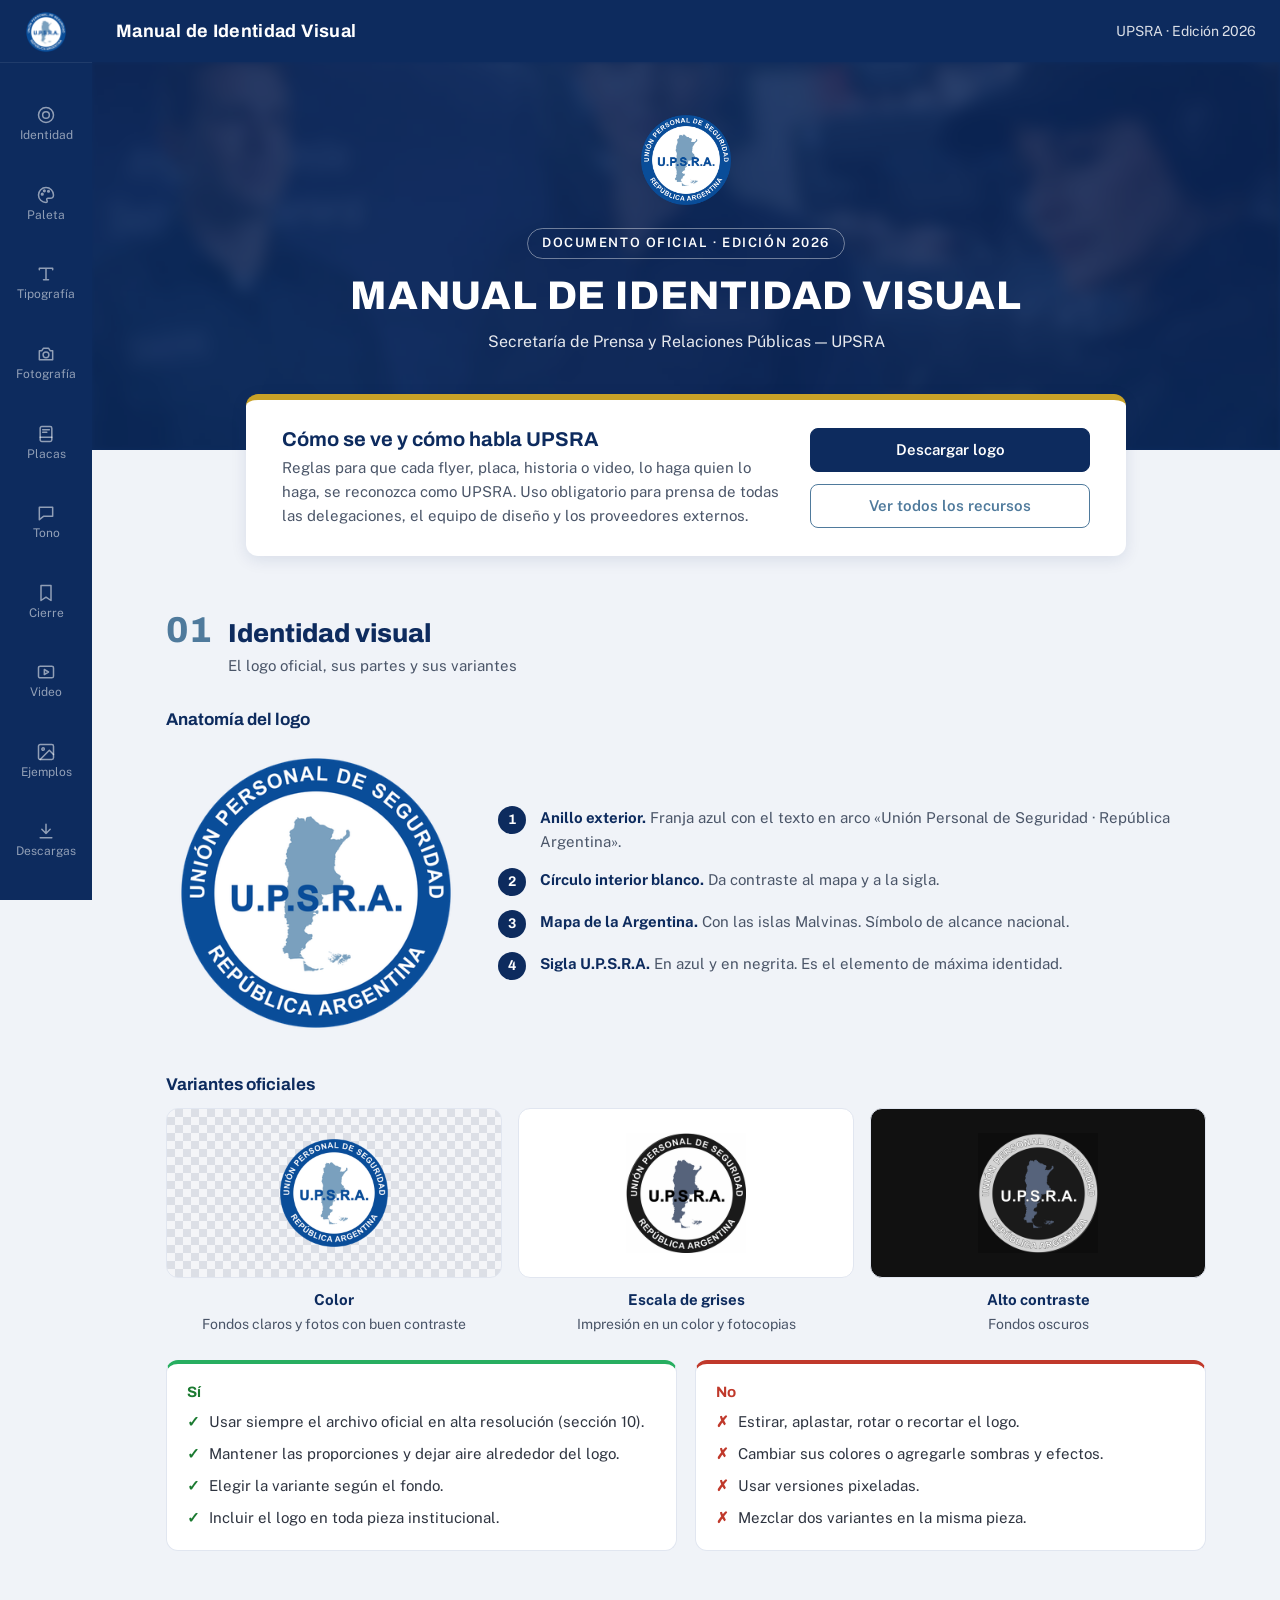
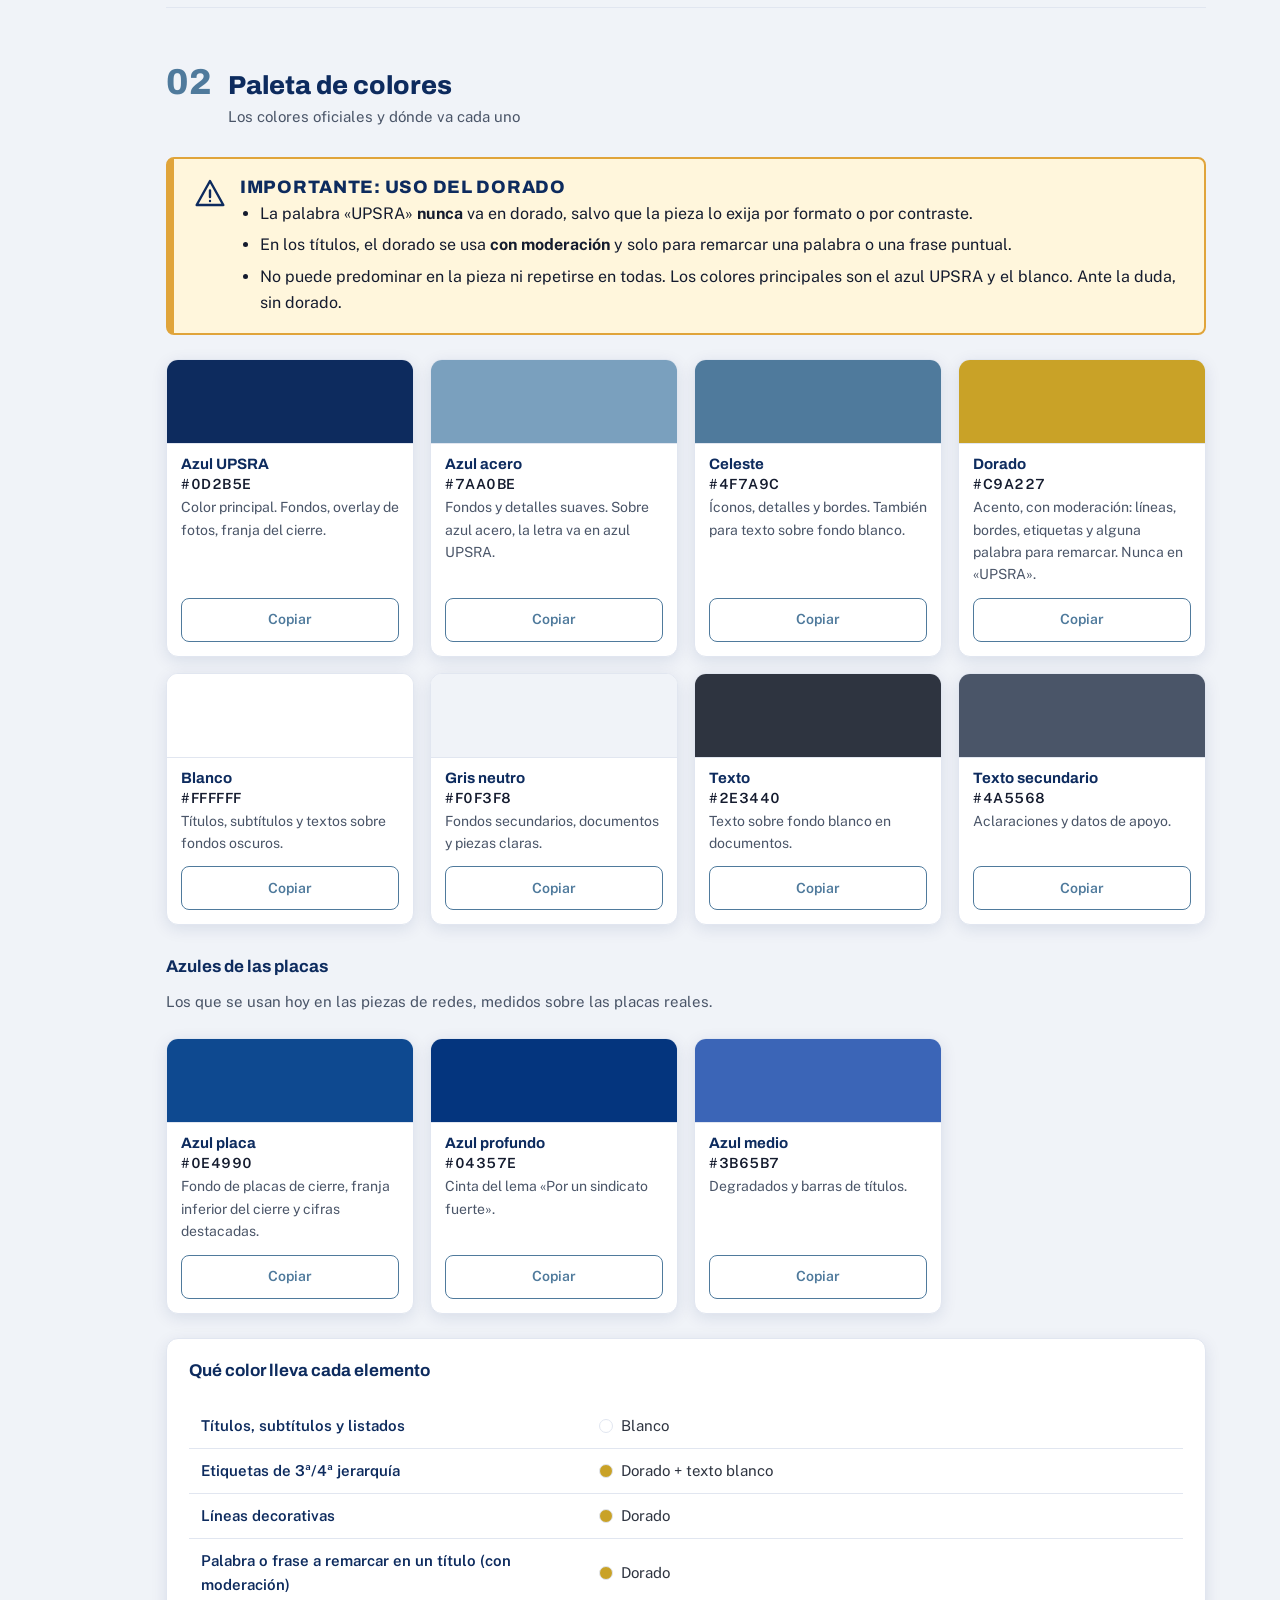
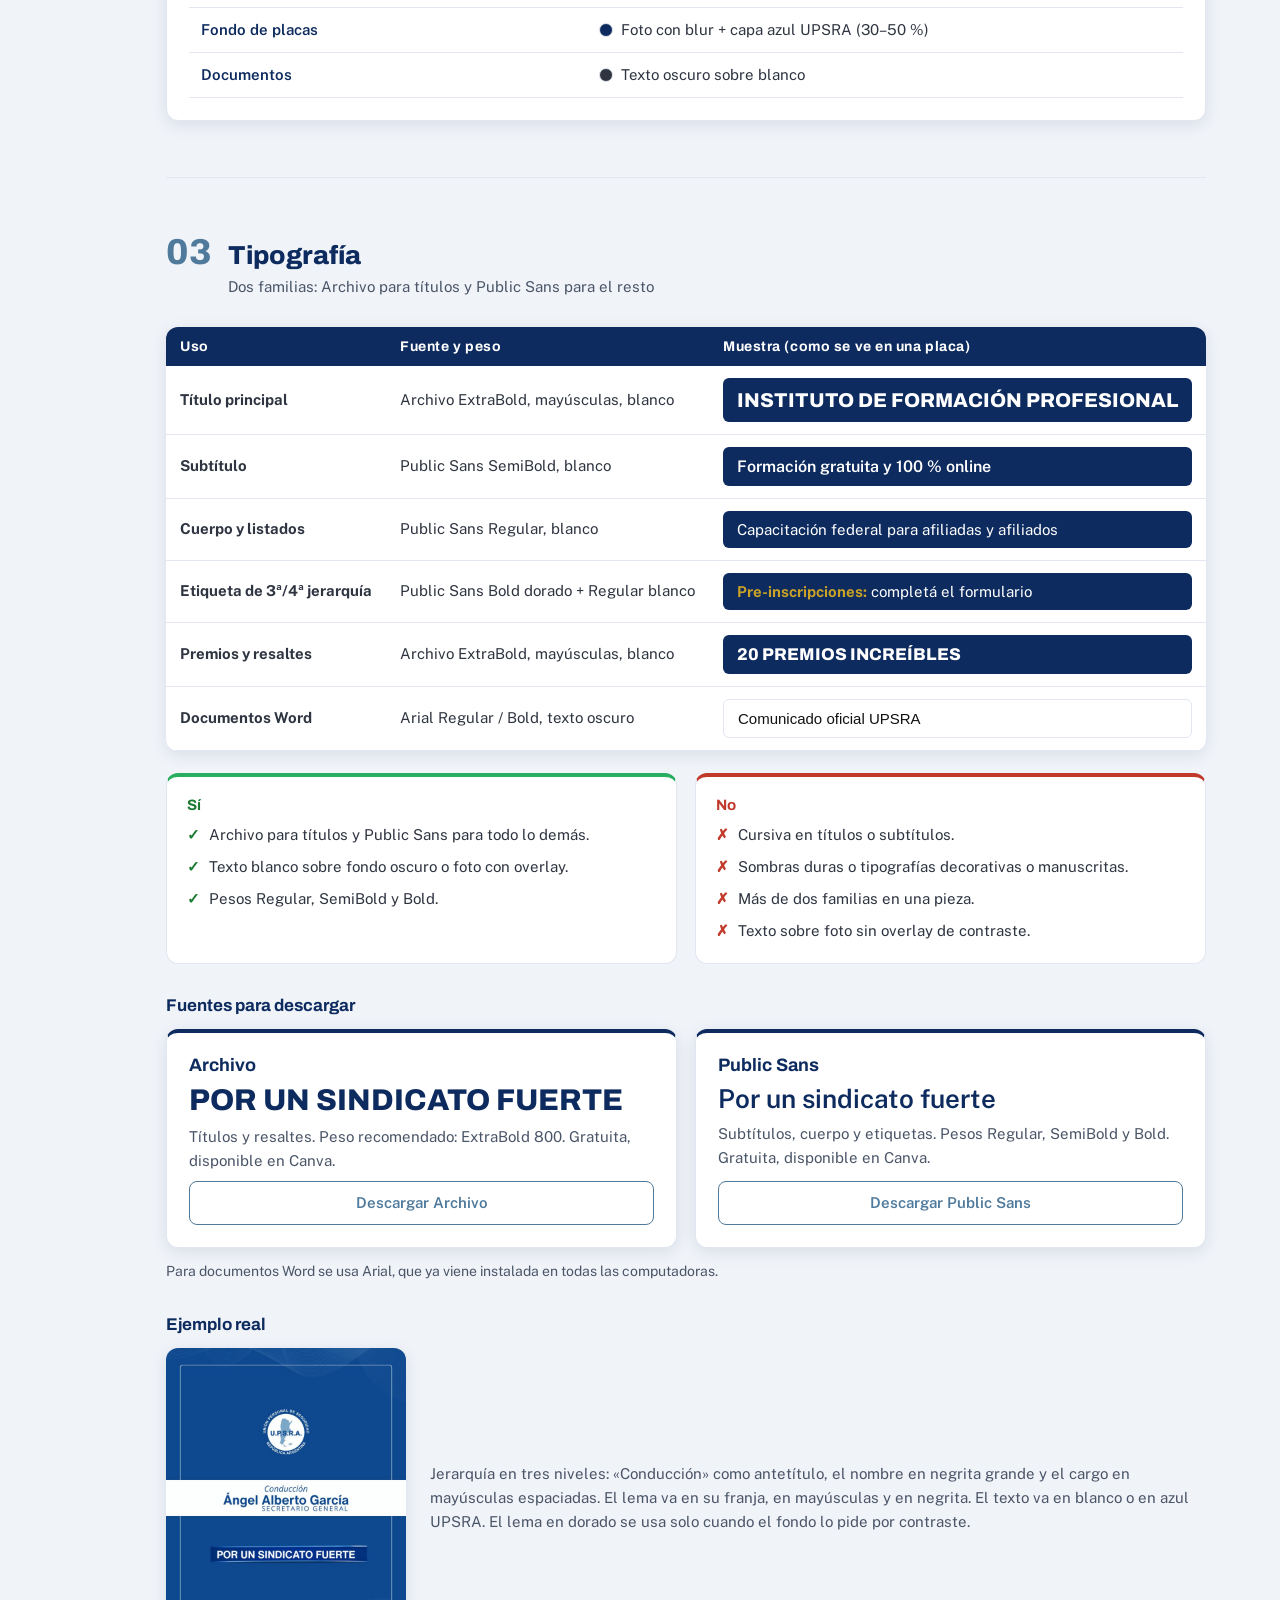
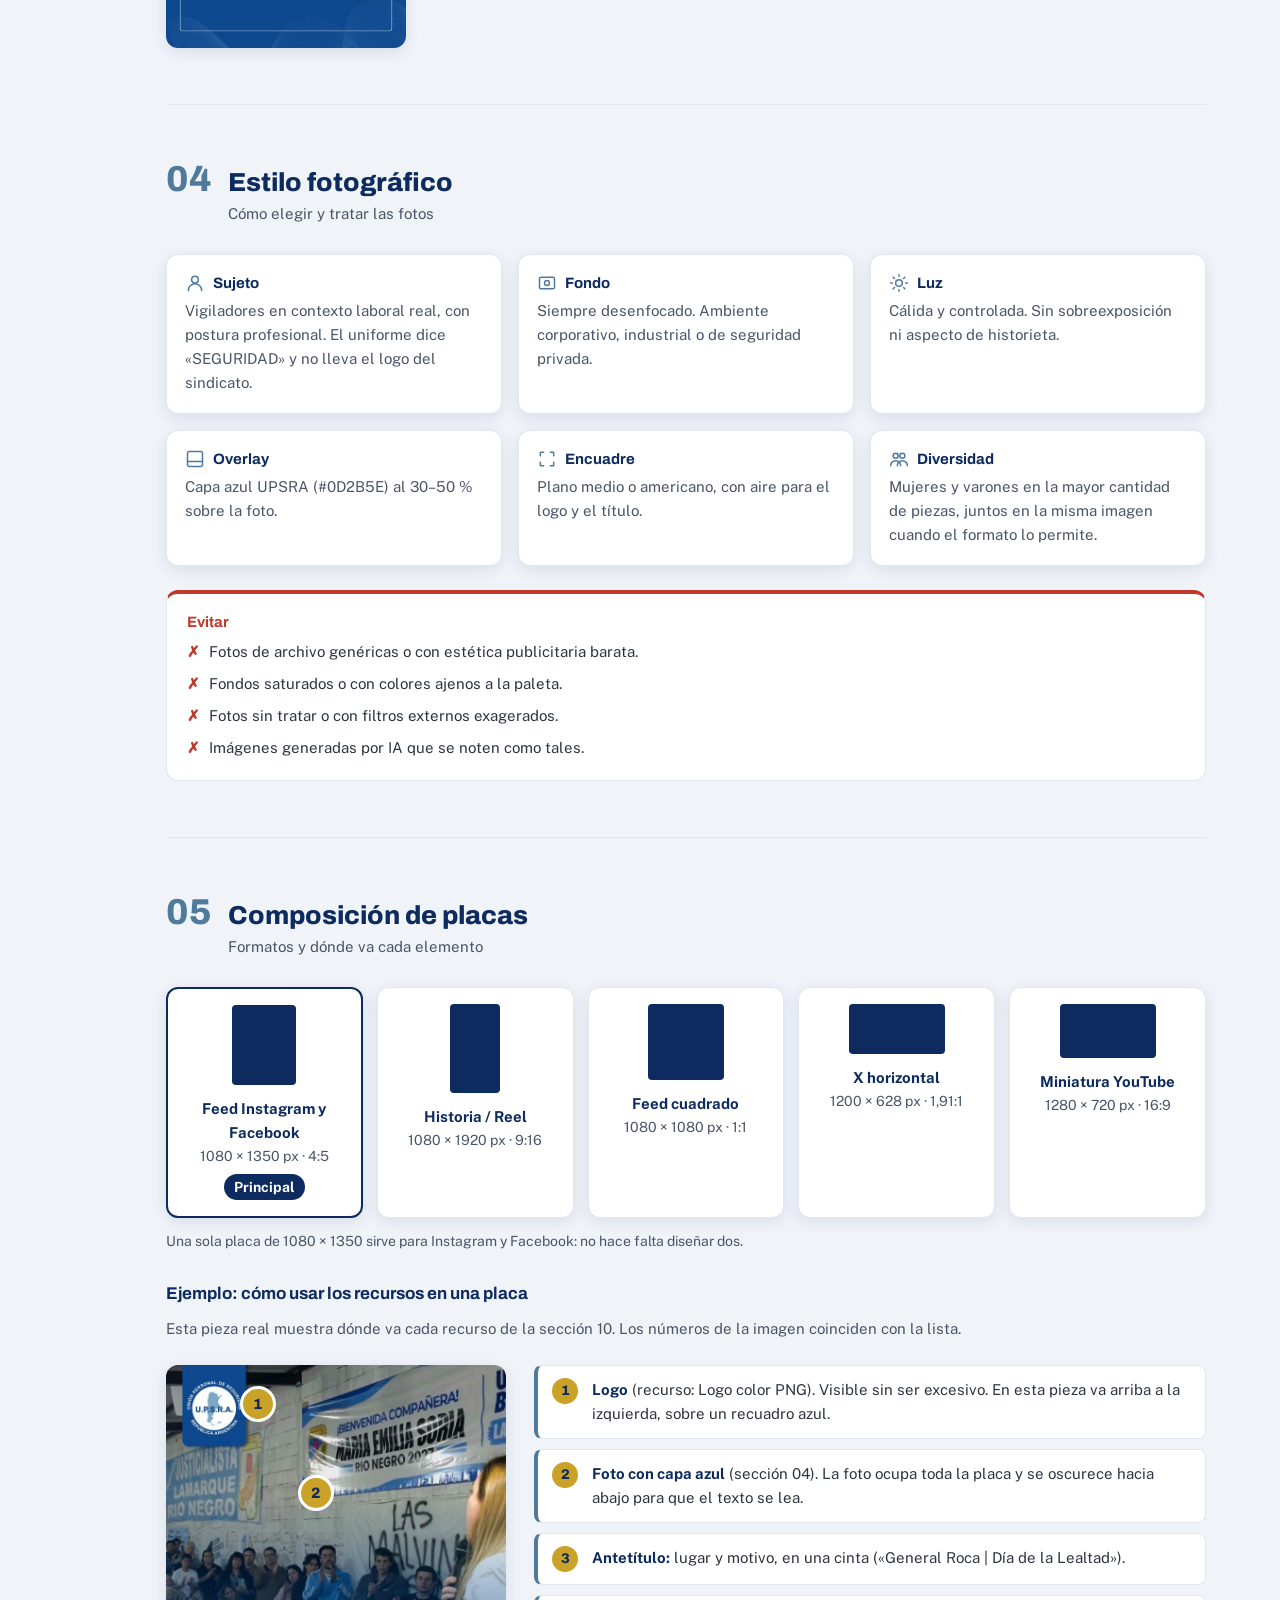
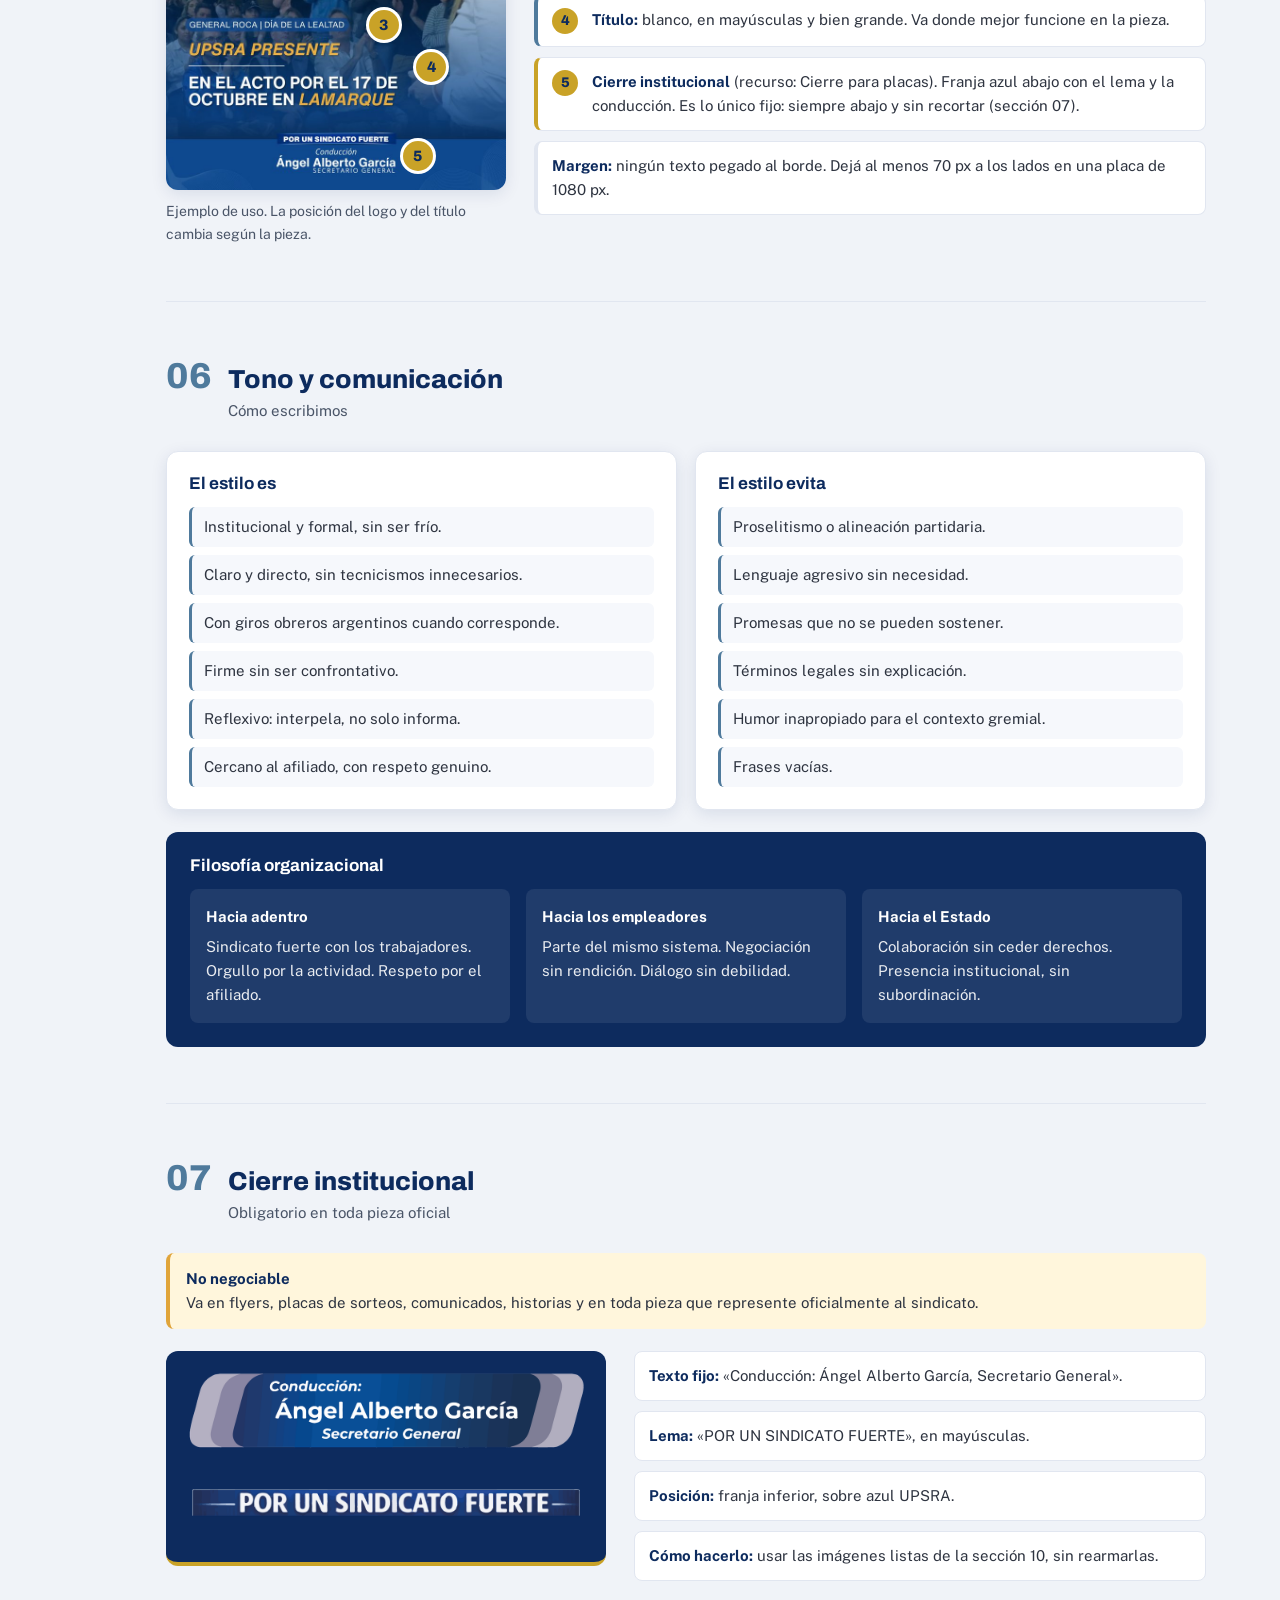
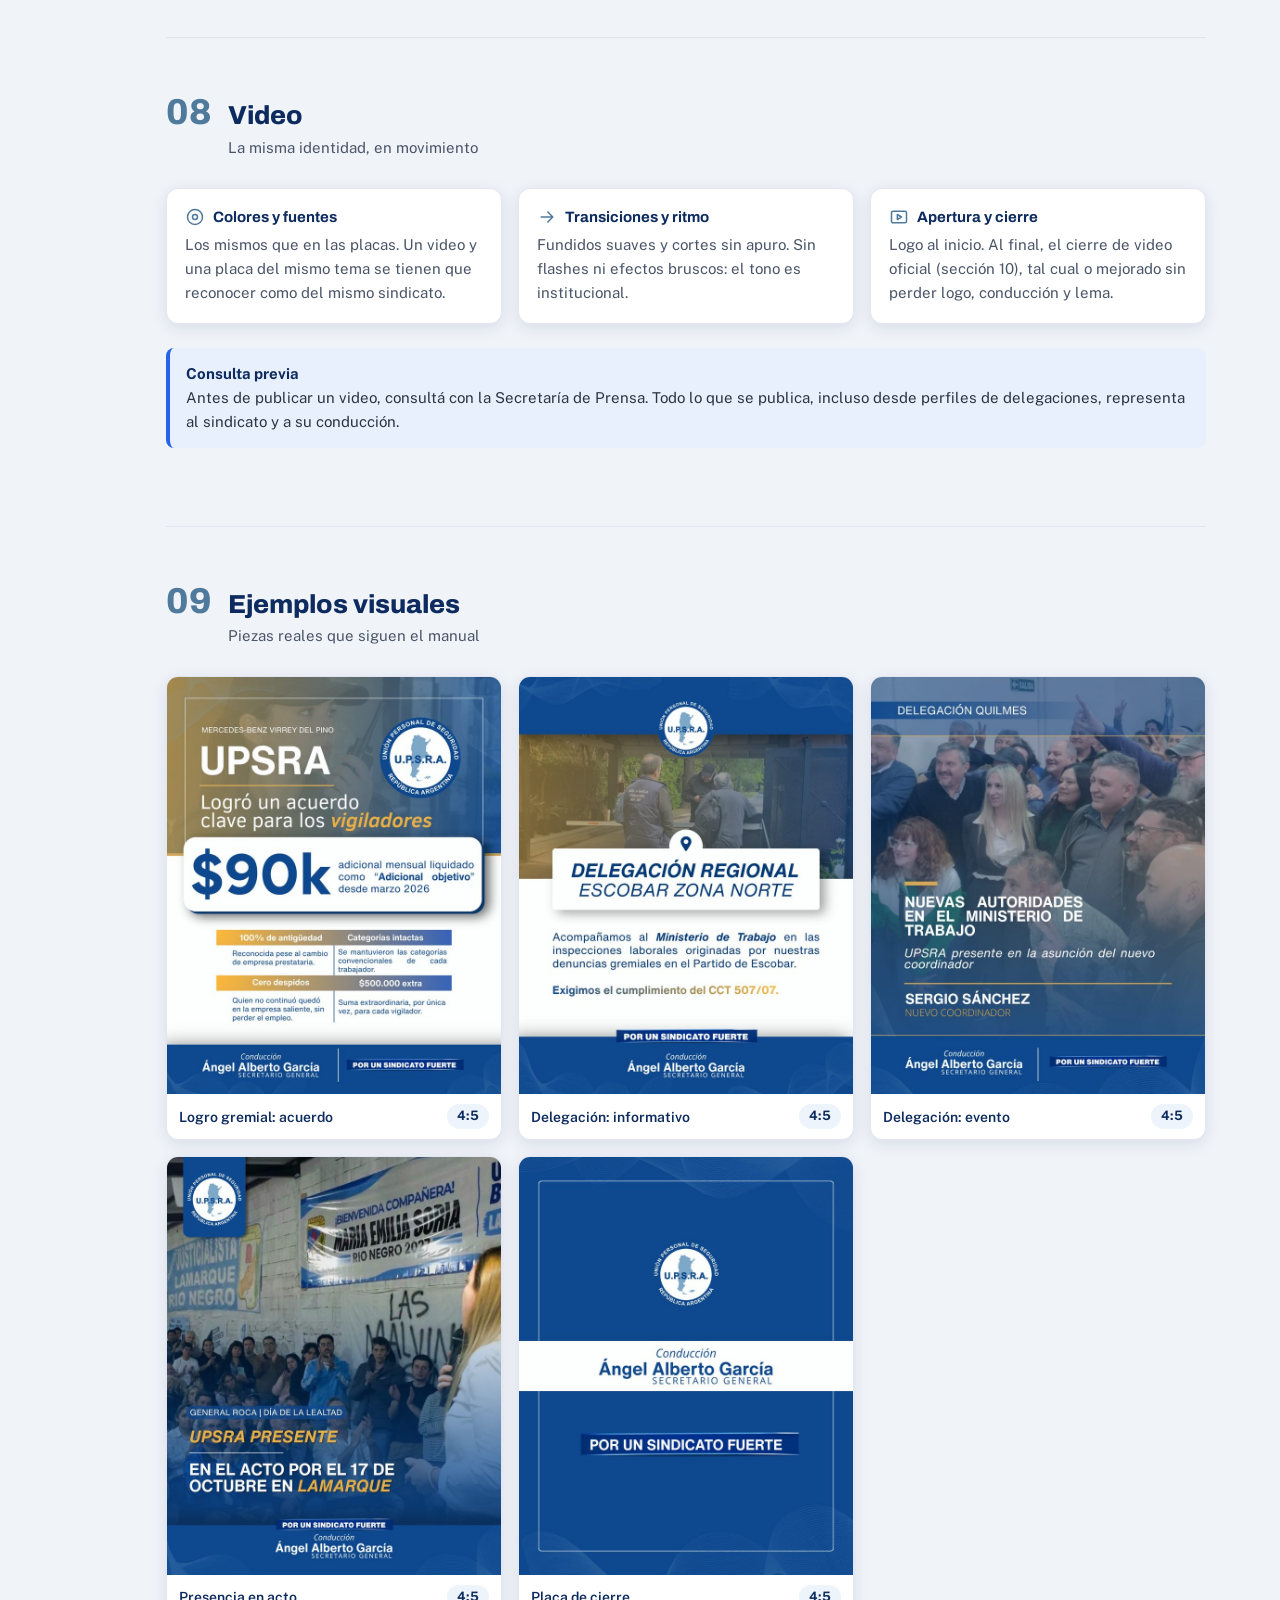
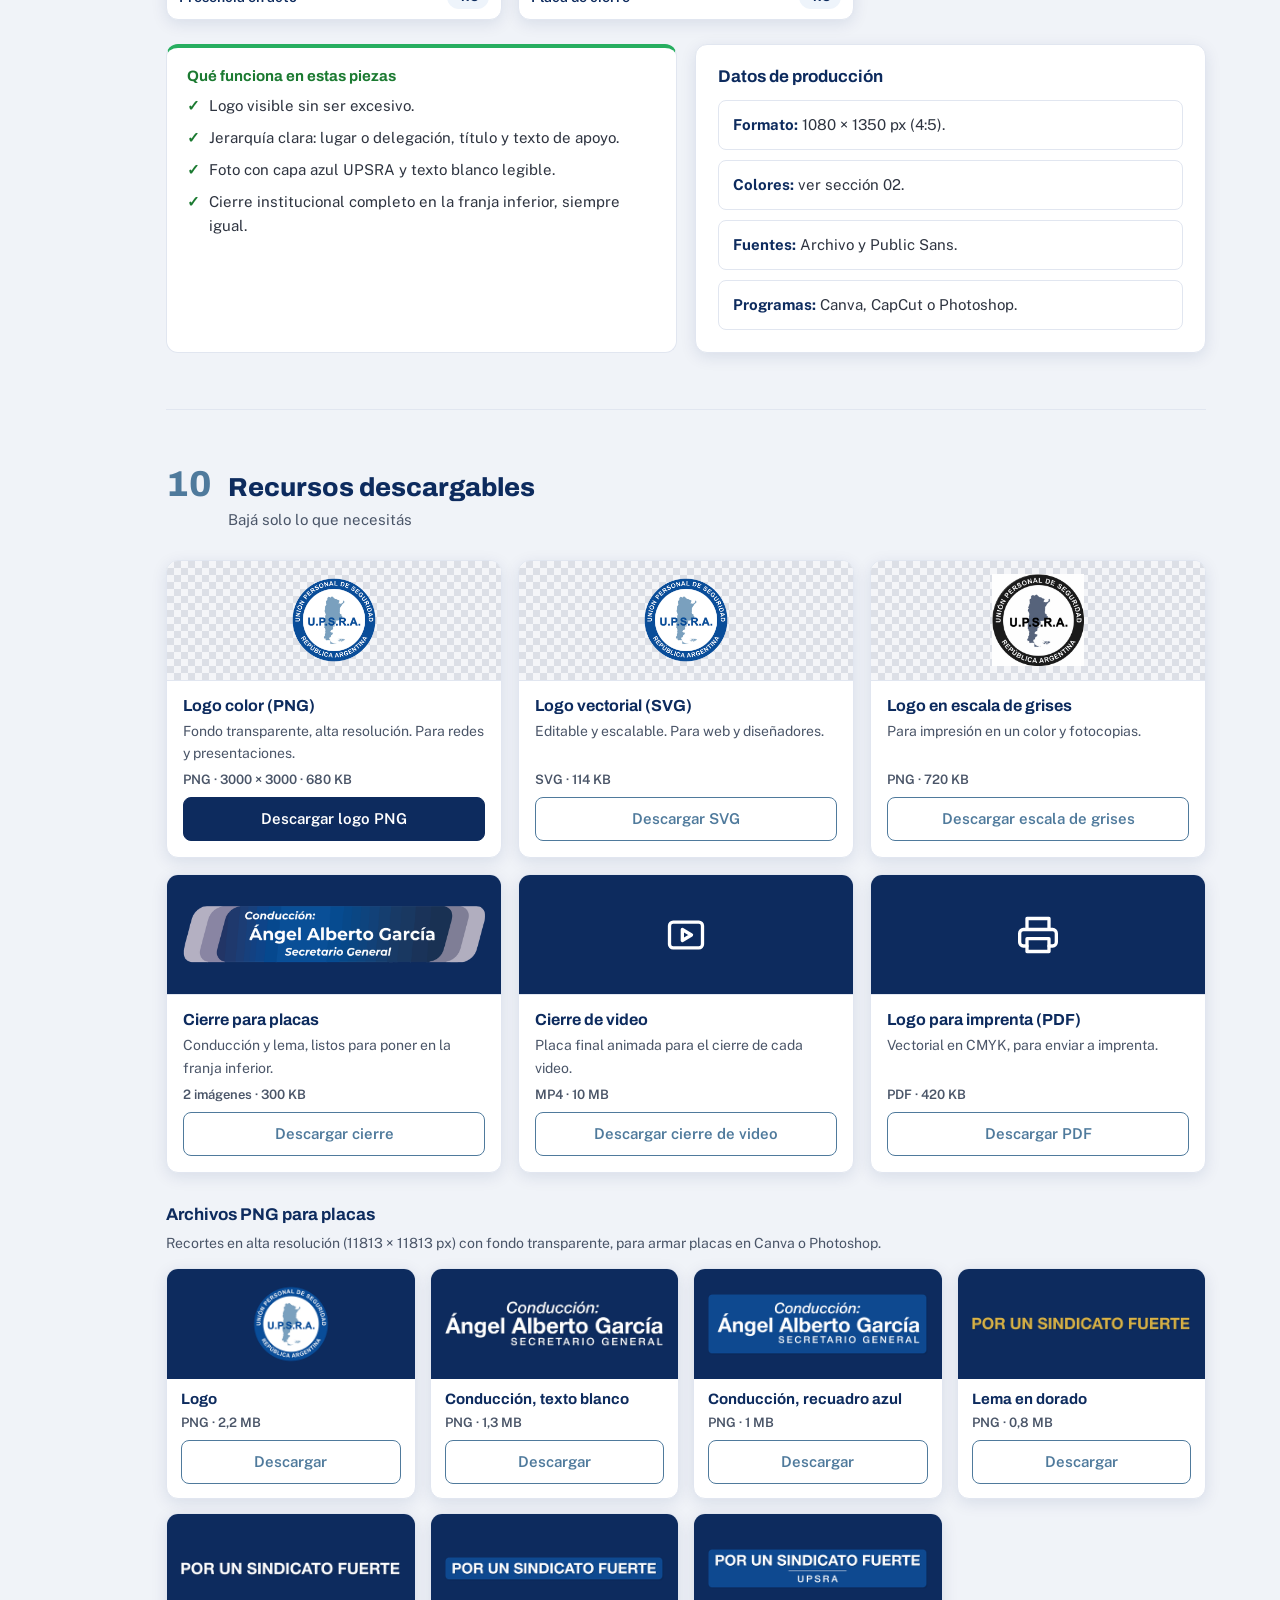
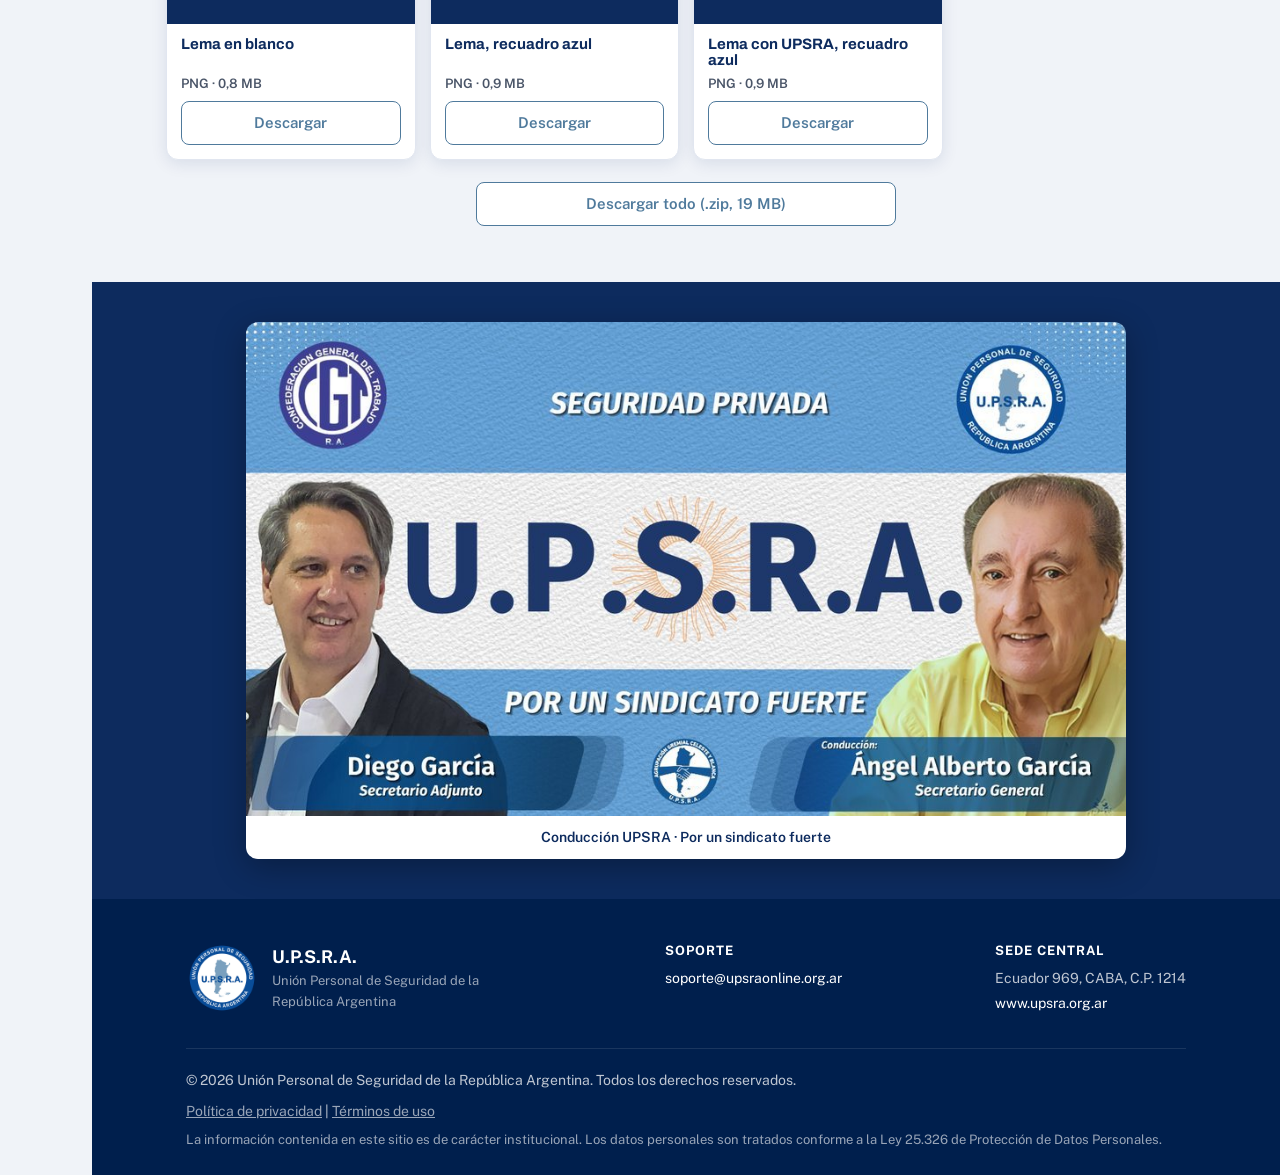
<file: index.html>
<!DOCTYPE html>
<html lang="es">
<head>
<meta charset="UTF-8">
<meta name="viewport" content="width=device-width,initial-scale=1">
<title>Manual de Identidad Visual — UPSRA</title>
<meta name="theme-color" content="#0D2B5E">
<meta name="description" content="Lineamientos oficiales de diseño, redes sociales y contenido audiovisual de la Unión Personal de Seguridad de la República Argentina.">
<meta property="og:title" content="Manual de Identidad Visual — UPSRA">
<meta property="og:description" content="Lineamientos oficiales de diseño, redes sociales y contenido audiovisual de UPSRA.">
<meta property="og:type" content="website">
<link rel="icon" type="image/png" href="img/favicon.png">
<link rel="preconnect" href="https://fonts.googleapis.com">
<link rel="preconnect" href="https://fonts.gstatic.com" crossorigin>
<link href="https://fonts.googleapis.com/css2?family=Archivo:wght@600;700;800&family=Public+Sans:wght@400;500;600;700&display=swap" rel="stylesheet">
<link rel="stylesheet" href="css/manual.css?v=20261028c">
</head>
<body>

<!-- ===== Índice lateral (escritorio) ===== -->
<aside id="index" aria-label="Índice del manual">
  <div class="index-brand"><img src="img/logo.png" alt="UPSRA"></div>
  <ol class="index-list" data-nav="short"></ol>
</aside>

<!-- ===== Header (tablet / celular) ===== -->
<header id="topbar">
  <button class="icon-btn" id="menu-btn" aria-label="Abrir índice" aria-expanded="false" aria-controls="drawer">
    <svg viewBox="0 0 24 24" fill="none" stroke="currentColor" stroke-width="1.8" stroke-linecap="round"><path d="M4 7h16M4 12h16M4 17h16"/></svg>
  </button>
  <span class="tb-title">Manual de Identidad Visual</span>
  <span class="tb-edition">UPSRA · Edición 2026</span>
  <img src="img/logo.png" alt="UPSRA">
</header>
<nav id="drawer" aria-label="Índice del manual" aria-hidden="true" role="dialog" aria-modal="true">
  <div class="drawer-head">
    <strong>Índice</strong>
    <button class="icon-btn" id="close-btn" aria-label="Cerrar índice">
      <svg viewBox="0 0 24 24" fill="none" stroke="currentColor" stroke-width="1.8" stroke-linecap="round"><path d="M6 6l12 12M18 6L6 18"/></svg>
    </button>
  </div>
  <div class="drawer-sec">Secciones</div>
  <ol class="index-list" data-nav></ol>
</nav>
<div id="scrim"></div>

<main id="main">

<!-- ===== Portada ===== -->
<section class="hero" id="inicio">
  <img class="hero-bg" src="img/hero.jpg" alt="">
  <div class="hero-in">
    <img class="hero-logo" src="img/logo.png" alt="Logo UPSRA">
    <span class="hero-kicker">Documento oficial · Edición 2026</span>
    <h1>Manual de Identidad Visual</h1>
    <p>Secretaría de Prensa y Relaciones Públicas — UPSRA</p>
  </div>
</section>
<div class="intro-card">
  <div>
    <h2>Cómo se ve y cómo habla UPSRA</h2>
    <p>Reglas para que cada flyer, placa, historia o video, lo haga quien lo haga, se reconozca como UPSRA. Uso obligatorio para prensa de todas las delegaciones, el equipo de diseño y los proveedores externos.</p>
  </div>
  <div class="actions">
    <a class="btn btn-primary" href="recursos/upsra-logo-color.png" download>Descargar logo</a>
    <a class="btn btn-secondary" href="#sec-recursos">Ver todos los recursos</a>
  </div>
</div>

<div class="wrap">

<!-- 01 -->
<section class="sec" id="sec-identidad" data-short="Identidad" data-icon="id" data-title="Identidad visual">
  <div class="sec-hdr"><span class="sec-num">01</span><div><h2>Identidad visual</h2><p>El logo oficial, sus partes y sus variantes</p></div></div>
  <h3 class="sub">Anatomía del logo</h3>
  <div class="anat">
    <img src="img/logo.png" alt="Logo oficial de UPSRA">
    <ol>
      <li><div><strong>Anillo exterior.</strong> <span class="muted">Franja azul con el texto en arco «Unión Personal de Seguridad · República Argentina».</span></div></li>
      <li><div><strong>Círculo interior blanco.</strong> <span class="muted">Da contraste al mapa y a la sigla.</span></div></li>
      <li><div><strong>Mapa de la Argentina.</strong> <span class="muted">Con las islas Malvinas. Símbolo de alcance nacional.</span></div></li>
      <li><div><strong>Sigla U.P.S.R.A.</strong> <span class="muted">En azul y en negrita. Es el elemento de máxima identidad.</span></div></li>
    </ol>
  </div>
  <h3 class="sub">Variantes oficiales</h3>
  <div class="variants">
    <div class="variant"><div class="vbg check"><img src="img/logo.png" alt="Logo color"></div><strong>Color</strong><span>Fondos claros y fotos con buen contraste</span></div>
    <div class="variant"><div class="vbg light"><img src="img/logo-grises.png" alt="Logo en escala de grises"></div><strong>Escala de grises</strong><span>Impresión en un color y fotocopias</span></div>
    <div class="variant"><div class="vbg dark"><img src="img/logo-altocontraste.png" alt="Logo de alto contraste"></div><strong>Alto contraste</strong><span>Fondos oscuros</span></div>
  </div>
  <div class="rules">
    <div class="rule do"><h4>Sí</h4><ul>
      <li>Usar siempre el archivo oficial en alta resolución (sección 10).</li>
      <li>Mantener las proporciones y dejar aire alrededor del logo.</li>
      <li>Elegir la variante según el fondo.</li>
      <li>Incluir el logo en toda pieza institucional.</li>
    </ul></div>
    <div class="rule dont"><h4>No</h4><ul>
      <li>Estirar, aplastar, rotar o recortar el logo.</li>
      <li>Cambiar sus colores o agregarle sombras y efectos.</li>
      <li>Usar versiones pixeladas.</li>
      <li>Mezclar dos variantes en la misma pieza.</li>
    </ul></div>
  </div>
</section>

<!-- 02 -->
<section class="sec" id="sec-paleta" data-short="Paleta" data-icon="pal" data-title="Paleta de colores">
  <div class="sec-hdr"><span class="sec-num">02</span><div><h2>Paleta de colores</h2><p>Los colores oficiales y dónde va cada uno</p></div></div>
  <div class="disclaimer" role="note">
    <svg viewBox="0 0 24 24" fill="none" stroke="currentColor" stroke-width="1.8" stroke-linecap="round" stroke-linejoin="round" aria-hidden="true"><path d="M12 3l10 18H2z"/><path d="M12 10v5M12 18h.01"/></svg>
    <div><strong>Importante: uso del dorado</strong>
    <ul>
      <li>La palabra «UPSRA» <b>nunca</b> va en dorado, salvo que la pieza lo exija por formato o por contraste.</li>
      <li>En los títulos, el dorado se usa <b>con moderación</b> y solo para remarcar una palabra o una frase puntual.</li>
      <li>No puede predominar en la pieza ni repetirse en todas. Los colores principales son el azul UPSRA y el blanco. Ante la duda, sin dorado.</li>
    </ul></div>
  </div>
  <div class="palette">
    <div class="swatch"><div class="sw-color c-navy"></div><div class="sw-info"><span class="sw-name">Azul UPSRA</span><span class="sw-hex">#0D2B5E</span><span class="sw-use">Color principal. Fondos, overlay de fotos, franja del cierre.</span><button class="btn btn-secondary btn-sm" data-copy="#0D2B5E">Copiar</button></div></div>
    <div class="swatch"><div class="sw-color c-blue"></div><div class="sw-info"><span class="sw-name">Azul acero</span><span class="sw-hex">#7AA0BE</span><span class="sw-use">Fondos y detalles suaves. Sobre azul acero, la letra va en azul UPSRA.</span><button class="btn btn-secondary btn-sm" data-copy="#7AA0BE">Copiar</button></div></div>
    <div class="swatch"><div class="sw-color c-bluex"></div><div class="sw-info"><span class="sw-name">Celeste</span><span class="sw-hex">#4F7A9C</span><span class="sw-use">Íconos, detalles y bordes. También para texto sobre fondo blanco.</span><button class="btn btn-secondary btn-sm" data-copy="#4F7A9C">Copiar</button></div></div>
    <div class="swatch"><div class="sw-color c-gold"></div><div class="sw-info"><span class="sw-name">Dorado</span><span class="sw-hex">#C9A227</span><span class="sw-use">Acento, con moderación: líneas, bordes, etiquetas y alguna palabra para remarcar. Nunca en «UPSRA».</span><button class="btn btn-secondary btn-sm" data-copy="#C9A227">Copiar</button></div></div>
    <div class="swatch"><div class="sw-color c-white"></div><div class="sw-info"><span class="sw-name">Blanco</span><span class="sw-hex">#FFFFFF</span><span class="sw-use">Títulos, subtítulos y textos sobre fondos oscuros.</span><button class="btn btn-secondary btn-sm" data-copy="#FFFFFF">Copiar</button></div></div>
    <div class="swatch"><div class="sw-color c-bg"></div><div class="sw-info"><span class="sw-name">Gris neutro</span><span class="sw-hex">#F0F3F8</span><span class="sw-use">Fondos secundarios, documentos y piezas claras.</span><button class="btn btn-secondary btn-sm" data-copy="#F0F3F8">Copiar</button></div></div>
    <div class="swatch"><div class="sw-color c-text"></div><div class="sw-info"><span class="sw-name">Texto</span><span class="sw-hex">#2E3440</span><span class="sw-use">Texto sobre fondo blanco en documentos.</span><button class="btn btn-secondary btn-sm" data-copy="#2E3440">Copiar</button></div></div>
    <div class="swatch"><div class="sw-color c-ink2"></div><div class="sw-info"><span class="sw-name">Texto secundario</span><span class="sw-hex">#4A5568</span><span class="sw-use">Aclaraciones y datos de apoyo.</span><button class="btn btn-secondary btn-sm" data-copy="#4A5568">Copiar</button></div></div>
  </div>
  <h3 class="sub">Azules de las placas</h3>
  <p class="muted">Los que se usan hoy en las piezas de redes, medidos sobre las placas reales.</p>
  <div class="palette apply">
    <div class="swatch"><div class="sw-color c-placa"></div><div class="sw-info"><span class="sw-name">Azul placa</span><span class="sw-hex">#0E4990</span><span class="sw-use">Fondo de placas de cierre, franja inferior del cierre y cifras destacadas.</span><button class="btn btn-secondary btn-sm" data-copy="#0E4990">Copiar</button></div></div>
    <div class="swatch"><div class="sw-color c-placa-deep"></div><div class="sw-info"><span class="sw-name">Azul profundo</span><span class="sw-hex">#04357E</span><span class="sw-use">Cinta del lema «Por un sindicato fuerte».</span><button class="btn btn-secondary btn-sm" data-copy="#04357E">Copiar</button></div></div>
    <div class="swatch"><div class="sw-color c-placa-mid"></div><div class="sw-info"><span class="sw-name">Azul medio</span><span class="sw-hex">#3B65B7</span><span class="sw-use">Degradados y barras de títulos.</span><button class="btn btn-secondary btn-sm" data-copy="#3B65B7">Copiar</button></div></div>
  </div>


  <div class="card apply">
    <h3 class="sub">Qué color lleva cada elemento</h3>
    <div class="apply">
      <table>
        <tr><td>Títulos, subtítulos y listados</td><td><span class="dot c-white"></span>Blanco</td></tr>
        <tr><td>Etiquetas de 3ª/4ª jerarquía</td><td><span class="dot c-gold"></span>Dorado + texto blanco</td></tr>
        <tr><td>Líneas decorativas</td><td><span class="dot c-gold"></span>Dorado</td></tr>
        <tr><td>Palabra o frase a remarcar en un título (con moderación)</td><td><span class="dot c-gold"></span>Dorado</td></tr>
        <tr><td>Fondo de placas</td><td><span class="dot c-navy"></span>Foto con blur + capa azul UPSRA (30–50 %)</td></tr>
        <tr><td>Documentos</td><td><span class="dot c-text"></span>Texto oscuro sobre blanco</td></tr>
      </table>
    </div>
  </div>
</section>

<!-- 03 -->
<section class="sec" id="sec-tipografia" data-short="Tipografía" data-icon="typo" data-title="Tipografía">
  <div class="sec-hdr"><span class="sec-num">03</span><div><h2>Tipografía</h2><p>Dos familias: Archivo para títulos y Public Sans para el resto</p></div></div>
  <table class="typo-table">
    <thead><tr><th>Uso</th><th>Fuente y peso</th><th>Muestra (como se ve en una placa)</th></tr></thead>
    <tbody>
      <tr><td data-l="Uso"><strong>Título principal</strong></td><td data-l="Fuente">Archivo ExtraBold, mayúsculas, blanco</td><td data-l="Muestra"><div class="sample s-title">Instituto de Formación Profesional</div></td></tr>
      <tr><td data-l="Uso"><strong>Subtítulo</strong></td><td data-l="Fuente">Public Sans SemiBold, blanco</td><td data-l="Muestra"><div class="sample s-sub">Formación gratuita y 100 % online</div></td></tr>
      <tr><td data-l="Uso"><strong>Cuerpo y listados</strong></td><td data-l="Fuente">Public Sans Regular, blanco</td><td data-l="Muestra"><div class="sample s-body">Capacitación federal para afiliadas y afiliados</div></td></tr>
      <tr><td data-l="Uso"><strong>Etiqueta de 3ª/4ª jerarquía</strong></td><td data-l="Fuente">Public Sans Bold dorado + Regular blanco</td><td data-l="Muestra"><div class="sample s-label"><b>Pre-inscripciones:</b> completá el formulario</div></td></tr>
      <tr><td data-l="Uso"><strong>Premios y resaltes</strong></td><td data-l="Fuente">Archivo ExtraBold, mayúsculas, blanco</td><td data-l="Muestra"><div class="sample s-prize">20 premios increíbles</div></td></tr>
      <tr><td data-l="Uso"><strong>Documentos Word</strong></td><td data-l="Fuente">Arial Regular / Bold, texto oscuro</td><td data-l="Muestra"><div class="sample s-doc">Comunicado oficial UPSRA</div></td></tr>
    </tbody>
  </table>

  <div class="rules">
    <div class="rule do"><h4>Sí</h4><ul>
      <li>Archivo para títulos y Public Sans para todo lo demás.</li>
      <li>Texto blanco sobre fondo oscuro o foto con overlay.</li>
      <li>Pesos Regular, SemiBold y Bold.</li>
    </ul></div>
    <div class="rule dont"><h4>No</h4><ul>
      <li>Cursiva en títulos o subtítulos.</li>
      <li>Sombras duras o tipografías decorativas o manuscritas.</li>
      <li>Más de dos familias en una pieza.</li>
      <li>Texto sobre foto sin overlay de contraste.</li>
    </ul></div>
  </div>

  <h3 class="sub">Fuentes para descargar</h3>
  <div class="fonts">
    <div class="font-card"><h4>Archivo</h4><div class="demo-a">Por un sindicato fuerte</div><p class="muted">Títulos y resaltes. Peso recomendado: ExtraBold 800. Gratuita, disponible en Canva.</p><a class="btn btn-secondary" href="https://fonts.google.com/specimen/Archivo" target="_blank" rel="noopener">Descargar Archivo <span class="sr-only">(se abre en una pestaña nueva)</span></a></div>
    <div class="font-card"><h4>Public Sans</h4><div class="demo-p">Por un sindicato fuerte</div><p class="muted">Subtítulos, cuerpo y etiquetas. Pesos Regular, SemiBold y Bold. Gratuita, disponible en Canva.</p><a class="btn btn-secondary" href="https://fonts.google.com/specimen/Public+Sans" target="_blank" rel="noopener">Descargar Public Sans <span class="sr-only">(se abre en una pestaña nueva)</span></a></div>
  </div>
  <p class="note">Para documentos Word se usa Arial, que ya viene instalada en todas las computadoras.</p>

  <h3 class="sub">Ejemplo real</h3>
  <div class="showcase">
    <img loading="lazy" src="img/ejemplo-placa-cierre.jpg" alt="Placa de cierre: logo, conducción Ángel Alberto García y lema Por un sindicato fuerte">
    <p class="muted">Jerarquía en tres niveles: «Conducción» como antetítulo, el nombre en negrita grande y el cargo en mayúsculas espaciadas. El lema va en su franja, en mayúsculas y en negrita. El texto va en blanco o en azul UPSRA. El lema en dorado se usa solo cuando el fondo lo pide por contraste.</p>
  </div>
</section>

<!-- 04 -->
<section class="sec" id="sec-foto" data-short="Fotografía" data-icon="foto" data-title="Estilo fotográfico">
  <div class="sec-hdr"><span class="sec-num">04</span><div><h2>Estilo fotográfico</h2><p>Cómo elegir y tratar las fotos</p></div></div>
  <div class="grid-3">
    <div class="tile"><h4><svg viewBox="0 0 24 24" fill="none" stroke-width="1.8" stroke-linecap="round" stroke-linejoin="round"><circle cx="12" cy="8" r="4"/><path d="M4 21a8 8 0 0 1 16 0"/></svg>Sujeto</h4><p>Vigiladores en contexto laboral real, con postura profesional. El uniforme dice «SEGURIDAD» y no lleva el logo del sindicato.</p></div>
    <div class="tile"><h4><svg viewBox="0 0 24 24" fill="none" stroke-width="1.8" stroke-linecap="round" stroke-linejoin="round"><rect x="3" y="5" width="18" height="14" rx="2"/><circle cx="12" cy="12" r="3"/></svg>Fondo</h4><p>Siempre desenfocado. Ambiente corporativo, industrial o de seguridad privada.</p></div>
    <div class="tile"><h4><svg viewBox="0 0 24 24" fill="none" stroke-width="1.8" stroke-linecap="round" stroke-linejoin="round"><circle cx="12" cy="12" r="4"/><path d="M12 2v2M12 20v2M2 12h2M20 12h2M5 5l1.5 1.5M17.5 17.5L19 19M5 19l1.5-1.5M17.5 6.5L19 5"/></svg>Luz</h4><p>Cálida y controlada. Sin sobreexposición ni aspecto de historieta.</p></div>
    <div class="tile"><h4><svg viewBox="0 0 24 24" fill="none" stroke-width="1.8" stroke-linecap="round" stroke-linejoin="round"><rect x="3" y="3" width="18" height="18" rx="2"/><path d="M3 15h18"/></svg>Overlay</h4><p>Capa azul UPSRA (#0D2B5E) al 30–50 % sobre la foto.</p></div>
    <div class="tile"><h4><svg viewBox="0 0 24 24" fill="none" stroke-width="1.8" stroke-linecap="round" stroke-linejoin="round"><path d="M4 8V4h4M20 8V4h-4M4 16v4h4M20 16v4h-4"/></svg>Encuadre</h4><p>Plano medio o americano, con aire para el logo y el título.</p></div>
    <div class="tile"><h4><svg viewBox="0 0 24 24" fill="none" stroke-width="1.8" stroke-linecap="round" stroke-linejoin="round"><circle cx="8" cy="8" r="3"/><circle cx="16" cy="8" r="3"/><path d="M2 20a6 6 0 0 1 12 0M10 20a6 6 0 0 1 12 0"/></svg>Diversidad</h4><p>Mujeres y varones en la mayor cantidad de piezas, juntos en la misma imagen cuando el formato lo permite.</p></div>
  </div>
  <div class="rule dont apply"><h4>Evitar</h4><ul>
    <li>Fotos de archivo genéricas o con estética publicitaria barata.</li>
    <li>Fondos saturados o con colores ajenos a la paleta.</li>
    <li>Fotos sin tratar o con filtros externos exagerados.</li>
    <li>Imágenes generadas por IA que se noten como tales.</li>
  </ul></div>
</section>

<!-- 05 -->
<section class="sec" id="sec-composicion" data-short="Placas" data-icon="placas" data-title="Composición de placas">
  <div class="sec-hdr"><span class="sec-num">05</span><div><h2>Composición de placas</h2><p>Formatos y dónde va cada elemento</p></div></div>
  <div class="formats">
    <div class="fmt main"><div class="fmt-box f45"></div><strong>Feed Instagram y Facebook</strong><span>1080 × 1350 px · 4:5</span><span class="tag tag-main">Principal</span></div>
    <div class="fmt"><div class="fmt-box f916"></div><strong>Historia / Reel</strong><span>1080 × 1920 px · 9:16</span></div>
    <div class="fmt"><div class="fmt-box f11"></div><strong>Feed cuadrado</strong><span>1080 × 1080 px · 1:1</span></div>
    <div class="fmt"><div class="fmt-box f191"></div><strong>X horizontal</strong><span>1200 × 628 px · 1,91:1</span></div>
    <div class="fmt"><div class="fmt-box f169"></div><strong>Miniatura YouTube</strong><span>1280 × 720 px · 16:9</span></div>
  </div>
  <p class="note">Una sola placa de 1080 × 1350 sirve para Instagram y Facebook: no hace falta diseñar dos.</p>

  <h3 class="sub">Ejemplo: cómo usar los recursos en una placa</h3>
  <p class="muted">Esta pieza real muestra dónde va cada recurso de la sección 10. Los números de la imagen coinciden con la lista.</p>
  <div class="zones apply">
    <figure>
      <div class="zone-ex">
        <img loading="lazy" src="img/ejemplo-lamarque.jpg" alt="Placa de ejemplo: UPSRA presente en el acto por el 17 de octubre en Lamarque, con las zonas numeradas">
        <span class="mk mk1" aria-hidden="true">1</span><span class="mk mk2" aria-hidden="true">2</span><span class="mk mk3" aria-hidden="true">3</span><span class="mk mk4" aria-hidden="true">4</span><span class="mk mk5" aria-hidden="true">5</span>
      </div>
      <figcaption class="zone-cap">Ejemplo de uso. La posición del logo y del título cambia según la pieza.</figcaption>
    </figure>
    <ul class="zone-list">
      <li><div><strong>Logo</strong> (recurso: Logo color PNG). Visible sin ser excesivo. En esta pieza va arriba a la izquierda, sobre un recuadro azul.</div></li>
      <li><div><strong>Foto con capa azul</strong> (sección 04). La foto ocupa toda la placa y se oscurece hacia abajo para que el texto se lea.</div></li>
      <li><div><strong>Antetítulo:</strong> lugar y motivo, en una cinta («General Roca | Día de la Lealtad»).</div></li>
      <li><div><strong>Título:</strong> blanco, en mayúsculas y bien grande. Va donde mejor funcione en la pieza.</div></li>
      <li class="fixed"><div><strong>Cierre institucional</strong> (recurso: Cierre para placas). Franja azul abajo con el lema y la conducción. Es lo único fijo: siempre abajo y sin recortar (sección 07).</div></li>
      <li class="plain"><strong>Margen:</strong> ningún texto pegado al borde. Dejá al menos 70 px a los lados en una placa de 1080 px.</li>
    </ul>
  </div>
</section>

<!-- 06 -->
<section class="sec" id="sec-tono" data-short="Tono" data-icon="tono" data-title="Tono y comunicación">
  <div class="sec-hdr"><span class="sec-num">06</span><div><h2>Tono y comunicación</h2><p>Cómo escribimos</p></div></div>
  <div class="grid-2 tone">
    <div class="card"><h3 class="sub">El estilo es</h3><ul>
      <li>Institucional y formal, sin ser frío.</li>
      <li>Claro y directo, sin tecnicismos innecesarios.</li>
      <li>Con giros obreros argentinos cuando corresponde.</li>
      <li>Firme sin ser confrontativo.</li>
      <li>Reflexivo: interpela, no solo informa.</li>
      <li>Cercano al afiliado, con respeto genuino.</li>
    </ul></div>
    <div class="card"><h3 class="sub">El estilo evita</h3><ul>
      <li>Proselitismo o alineación partidaria.</li>
      <li>Lenguaje agresivo sin necesidad.</li>
      <li>Promesas que no se pueden sostener.</li>
      <li>Términos legales sin explicación.</li>
      <li>Humor inapropiado para el contexto gremial.</li>
      <li>Frases vacías.</li>
    </ul></div>
  </div>
  <div class="phil">
    <h3>Filosofía organizacional</h3>
    <div class="grid-3">
      <div><strong>Hacia adentro</strong><p>Sindicato fuerte con los trabajadores. Orgullo por la actividad. Respeto por el afiliado.</p></div>
      <div><strong>Hacia los empleadores</strong><p>Parte del mismo sistema. Negociación sin rendición. Diálogo sin debilidad.</p></div>
      <div><strong>Hacia el Estado</strong><p>Colaboración sin ceder derechos. Presencia institucional, sin subordinación.</p></div>
    </div>
  </div>
</section>

<!-- 07 -->
<section class="sec" id="sec-cierre" data-short="Cierre" data-icon="cierre" data-title="Cierre institucional">
  <div class="sec-hdr"><span class="sec-num">07</span><div><h2>Cierre institucional</h2><p>Obligatorio en toda pieza oficial</p></div></div>
  <div class="alert alert-warn"><strong>No negociable</strong>Va en flyers, placas de sorteos, comunicados, historias y en toda pieza que represente oficialmente al sindicato.</div>
  <div class="close-grid">
    <div class="close-prev">
      <img loading="lazy" src="img/cierre-conduccion.png" alt="Conducción: Ángel Alberto García, Secretario General">
      <img loading="lazy" src="img/cierre-lema.png" alt="Por un sindicato fuerte">
    </div>
    <ul class="spec">
      <li><strong>Texto fijo:</strong> «Conducción: Ángel Alberto García, Secretario General».</li>
      <li><strong>Lema:</strong> «POR UN SINDICATO FUERTE», en mayúsculas.</li>
      <li><strong>Posición:</strong> franja inferior, sobre azul UPSRA.</li>
      <li><strong>Cómo hacerlo:</strong> usar las imágenes listas de la sección 10, sin rearmarlas.</li>
    </ul>
  </div>
</section>

<!-- 08 -->
<section class="sec" id="sec-video" data-short="Video" data-icon="video" data-title="Video">
  <div class="sec-hdr"><span class="sec-num">08</span><div><h2>Video</h2><p>La misma identidad, en movimiento</p></div></div>
  <div class="grid-3">
    <div class="tile"><h4><svg viewBox="0 0 24 24" fill="none" stroke-width="1.8" stroke-linecap="round" stroke-linejoin="round"><circle cx="12" cy="12" r="9"/><circle cx="12" cy="12" r="3"/></svg>Colores y fuentes</h4><p>Los mismos que en las placas. Un video y una placa del mismo tema se tienen que reconocer como del mismo sindicato.</p></div>
    <div class="tile"><h4><svg viewBox="0 0 24 24" fill="none" stroke-width="1.8" stroke-linecap="round" stroke-linejoin="round"><path d="M5 12h14M13 6l6 6-6 6"/></svg>Transiciones y ritmo</h4><p>Fundidos suaves y cortes sin apuro. Sin flashes ni efectos bruscos: el tono es institucional.</p></div>
    <div class="tile"><h4><svg viewBox="0 0 24 24" fill="none" stroke-width="1.8" stroke-linecap="round" stroke-linejoin="round"><rect x="3" y="5" width="18" height="14" rx="2"/><path d="M10 9l5 3-5 3z"/></svg>Apertura y cierre</h4><p>Logo al inicio. Al final, el cierre de video oficial (sección 10), tal cual o mejorado sin perder logo, conducción y lema.</p></div>
  </div>
  <div class="alert alert-info apply"><strong>Consulta previa</strong>Antes de publicar un video, consultá con la Secretaría de Prensa. Todo lo que se publica, incluso desde perfiles de delegaciones, representa al sindicato y a su conducción.</div>
</section>

<!-- 09 -->
<section class="sec" id="sec-ejemplos" data-short="Ejemplos" data-icon="ej" data-title="Ejemplos visuales">
  <div class="sec-hdr"><span class="sec-num">09</span><div><h2>Ejemplos visuales</h2><p>Piezas reales que siguen el manual</p></div></div>
  <div class="examples">
    <figure class="ex"><img loading="lazy" src="img/ejemplo-acuerdo-mercedes-benz.jpg" alt="Placa: UPSRA logró un acuerdo clave para los vigiladores en Mercedes-Benz Virrey del Pino"><figcaption>Logro gremial: acuerdo<span class="tag">4:5</span></figcaption></figure>
    <figure class="ex"><img loading="lazy" src="img/ejemplo-escobar.jpg" alt="Placa: Delegación Regional Escobar Zona Norte acompaña inspecciones del Ministerio de Trabajo"><figcaption>Delegación: informativo<span class="tag">4:5</span></figcaption></figure>
    <figure class="ex"><img loading="lazy" src="img/ejemplo-quilmes.jpg" alt="Placa: Delegación Quilmes, nuevas autoridades en el Ministerio de Trabajo"><figcaption>Delegación: evento<span class="tag">4:5</span></figcaption></figure>
    <figure class="ex"><img loading="lazy" src="img/ejemplo-lamarque.jpg" alt="Placa: UPSRA presente en el acto por el 17 de octubre en Lamarque"><figcaption>Presencia en acto<span class="tag">4:5</span></figcaption></figure>
    <figure class="ex"><img loading="lazy" src="img/ejemplo-placa-cierre.jpg" alt="Placa de cierre: logo, conducción Ángel Alberto García y lema Por un sindicato fuerte"><figcaption>Placa de cierre<span class="tag">4:5</span></figcaption></figure>
  </div>
  <div class="grid-2 apply">
    <div class="rule do"><h4>Qué funciona en estas piezas</h4><ul>
      <li>Logo visible sin ser excesivo.</li>
      <li>Jerarquía clara: lugar o delegación, título y texto de apoyo.</li>
      <li>Foto con capa azul UPSRA y texto blanco legible.</li>
      <li>Cierre institucional completo en la franja inferior, siempre igual.</li>
    </ul></div>
    <div class="card"><h3 class="sub">Datos de producción</h3><ul class="spec">
      <li><strong>Formato:</strong> 1080 × 1350 px (4:5).</li>
      <li><strong>Colores:</strong> ver sección 02.</li>
      <li><strong>Fuentes:</strong> Archivo y Public Sans.</li>
      <li><strong>Programas:</strong> Canva, CapCut o Photoshop.</li>
    </ul></div>
  </div>
</section>

<!-- 10 -->
<section class="sec" id="sec-recursos" data-short="Descargas" data-icon="dl" data-title="Recursos descargables">
  <div class="sec-hdr"><span class="sec-num">10</span><div><h2>Recursos descargables</h2><p>Bajá solo lo que necesitás</p></div></div>
  <div class="res-grid">
    <div class="res"><div class="res-prev"><img src="img/logo.png" alt=""></div><div class="res-body"><h4>Logo color (PNG)</h4><p>Fondo transparente, alta resolución. Para redes y presentaciones.</p><span class="res-meta">PNG · 3000 × 3000 · 680 KB</span><a class="btn btn-primary" href="recursos/upsra-logo-color.png" download>Descargar logo PNG</a></div></div>
    <div class="res"><div class="res-prev"><img src="img/logo.png" alt=""></div><div class="res-body"><h4>Logo vectorial (SVG)</h4><p>Editable y escalable. Para web y diseñadores.</p><span class="res-meta">SVG · 114 KB</span><a class="btn btn-secondary" href="recursos/upsra-logo.svg" download>Descargar SVG</a></div></div>
    <div class="res"><div class="res-prev"><img src="img/logo-grises.png" alt=""></div><div class="res-body"><h4>Logo en escala de grises</h4><p>Para impresión en un color y fotocopias.</p><span class="res-meta">PNG · 720 KB</span><a class="btn btn-secondary" href="recursos/upsra-logo-grises.png" download>Descargar escala de grises</a></div></div>
    <div class="res"><div class="res-prev navy"><img loading="lazy" src="img/cierre-conduccion.png" alt=""></div><div class="res-body"><h4>Cierre para placas</h4><p>Conducción y lema, listos para poner en la franja inferior.</p><span class="res-meta">2 imágenes · 300 KB</span><a class="btn btn-secondary" href="recursos/upsra-cierre-placas.zip" download>Descargar cierre</a></div></div>
    <div class="res"><div class="res-prev navy"><svg viewBox="0 0 24 24" fill="none" stroke-width="1.8" stroke-linecap="round" stroke-linejoin="round"><rect x="3" y="5" width="18" height="14" rx="2"/><path d="M10 9l5 3-5 3z"/></svg></div><div class="res-body"><h4>Cierre de video</h4><p>Placa final animada para el cierre de cada video.</p><span class="res-meta">MP4 · 10 MB</span><a class="btn btn-secondary" href="recursos/upsra-cierre-video.mp4" download>Descargar cierre de video</a></div></div>
    <div class="res"><div class="res-prev navy"><svg viewBox="0 0 24 24" fill="none" stroke-width="1.8" stroke-linecap="round" stroke-linejoin="round"><path d="M6 9V3h12v6M6 18H4a2 2 0 0 1-2-2v-5a2 2 0 0 1 2-2h16a2 2 0 0 1 2 2v5a2 2 0 0 1-2 2h-2"/><rect x="6" y="14" width="12" height="7"/></svg></div><div class="res-body"><h4>Logo para imprenta (PDF)</h4><p>Vectorial en CMYK, para enviar a imprenta.</p><span class="res-meta">PDF · 420 KB</span><a class="btn btn-secondary" href="recursos/upsra-logo-imprenta.pdf" download>Descargar PDF</a></div></div>
  </div>
  <h3 class="sub png-title">Archivos PNG para placas</h3>
  <p class="png-intro">Recortes en alta resolución (11813 × 11813 px) con fondo transparente, para armar placas en Canva o Photoshop.</p>
  <div class="png-grid">
    <div class="png-tile"><div class="png-prev"><img loading="lazy" src="img/logo.png" alt=""></div><div class="png-body"><h4>Logo</h4><span class="res-meta">PNG · 2,2 MB</span><a class="btn btn-secondary" href="recursos/png-placas/upsra-logo.png" download>Descargar</a></div></div>
    <div class="png-tile"><div class="png-prev"><img loading="lazy" src="img/png-placas/conduccion-texto-blanco.png" alt=""></div><div class="png-body"><h4>Conducción, texto blanco</h4><span class="res-meta">PNG · 1,3 MB</span><a class="btn btn-secondary" href="recursos/png-placas/upsra-conduccion-texto-blanco.png" download>Descargar</a></div></div>
    <div class="png-tile"><div class="png-prev"><img loading="lazy" src="img/png-placas/conduccion-recuadro-azul.png" alt=""></div><div class="png-body"><h4>Conducción, recuadro azul</h4><span class="res-meta">PNG · 1 MB</span><a class="btn btn-secondary" href="recursos/png-placas/upsra-conduccion-recuadro-azul.png" download>Descargar</a></div></div>
    <div class="png-tile"><div class="png-prev"><img loading="lazy" src="img/png-placas/lema-dorado.png" alt=""></div><div class="png-body"><h4>Lema en dorado</h4><span class="res-meta">PNG · 0,8 MB</span><a class="btn btn-secondary" href="recursos/png-placas/upsra-lema-dorado.png" download>Descargar</a></div></div>
    <div class="png-tile"><div class="png-prev"><img loading="lazy" src="img/png-placas/lema-blanco.png" alt=""></div><div class="png-body"><h4>Lema en blanco</h4><span class="res-meta">PNG · 0,8 MB</span><a class="btn btn-secondary" href="recursos/png-placas/upsra-lema-blanco.png" download>Descargar</a></div></div>
    <div class="png-tile"><div class="png-prev"><img loading="lazy" src="img/png-placas/lema-recuadro-azul.png" alt=""></div><div class="png-body"><h4>Lema, recuadro azul</h4><span class="res-meta">PNG · 0,9 MB</span><a class="btn btn-secondary" href="recursos/png-placas/upsra-lema-recuadro-azul.png" download>Descargar</a></div></div>
    <div class="png-tile"><div class="png-prev"><img loading="lazy" src="img/png-placas/lema-recuadro-azul-upsra.png" alt=""></div><div class="png-body"><h4>Lema con UPSRA, recuadro azul</h4><span class="res-meta">PNG · 0,9 MB</span><a class="btn btn-secondary" href="recursos/png-placas/upsra-lema-recuadro-azul-upsra.png" download>Descargar</a></div></div>
  </div>
  <div class="res-all"><a class="btn btn-secondary" href="logos-upsra.zip" download>Descargar todo (.zip, 19 MB)</a></div>
</section>

</div><!-- /wrap -->

<!-- Banner institucional: la imagen que antes era el pie, ahora como cierre de contenido -->
<section class="banner" aria-label="Conducción UPSRA">
  <div class="wrap">
    <figure>
      <img loading="lazy" src="img/banner-conduccion.jpg" alt="UPSRA — Seguridad privada. Por un sindicato fuerte. Diego García, Secretario Adjunto. Conducción: Ángel Alberto García, Secretario General.">
      <figcaption>Conducción UPSRA · Por un sindicato fuerte</figcaption>
    </figure>
  </div>
</section>

<!-- Pie institucional (idéntico a prensa) -->
<footer class="site-footer">
  <div class="footer-in">
    <div class="footer-top">
      <div class="footer-brand"><img src="img/logo.png" alt=""><div><strong>U.P.S.R.A.</strong><span>Unión Personal de Seguridad de la República Argentina</span></div></div>
      <div class="footer-col"><h4>Soporte</h4><a href="mailto:soporte@upsraonline.org.ar">soporte@upsraonline.org.ar</a></div>
      <div class="footer-col"><h4>Sede central</h4>Ecuador 969, CABA, C.P. 1214<br><a href="https://www.upsra.org.ar" target="_blank" rel="noopener">www.upsra.org.ar <span class="sr-only">(se abre en una pestaña nueva)</span></a></div>
    </div>
    <div class="footer-bottom">
      <div>© <span id="year">2026</span> Unión Personal de Seguridad de la República Argentina. Todos los derechos reservados.</div>
      <div><a href="#">Política de privacidad</a> | <a href="#">Términos de uso</a></div>
      <div class="footer-legal">La información contenida en este sitio es de carácter institucional. Los datos personales son tratados conforme a la Ley 25.326 de Protección de Datos Personales.</div>
    </div>
  </div>
</footer>
</main>

<div class="toast" id="toast" role="status" aria-live="polite"></div>

<script src="js/manual.js?v=20261028c"></script>
</body>
</html>
</file>
<file: css/manual.css>
/* ===== TOKENS (upsra-visual-language) ===== */
:root{
  --navy:#0D2B5E; --footer-bg:#001f4d;
  --blue:#7AA0BE; --blue-x:#4F7A9C; --gold:#C9A227;
  --bg:#F0F3F8; --surface:#FFFFFF;
  --text:#2e3440; --ink:#141B2E; --ink-2:#4A5568; --ink-3:#8892A6;
  --line:#E1E6F0; --danger:#c0392b; --ok:#27ae60;
  --info-bg:#e8f0fe; --info-edge:#2563eb;
  --ok-ink:#1b7a31; --warn-bg:#fff6dc; --warn-edge:#e0a43a; --row-hover:#eef4fb; --soft:#f6f8fc;
  --black:#111111; --placa:#0E4990; --placa-deep:#04357E; --placa-mid:#3B65B7; --check-a:#dcdfe6; --check-b:#f4f5f8; --photo-mock:#5a6d85;
  --font-body:'Public Sans',Arial,sans-serif; --font-display:'Archivo','Public Sans',Arial,sans-serif;
  --radius-sm:6px; --radius:12px; --radius-full:999px; --radius-ctl:8px;
  --shadow:0 4px 16px rgba(13,43,94,.10);
  --index-w:92px; --header-h:62px;
}
*,*::before,*::after{box-sizing:border-box;margin:0;padding:0}
html{scroll-behavior:smooth;overflow-x:clip;scroll-padding-top:var(--header-h)}
body{font-family:var(--font-body);font-size:15px;line-height:1.6;color:var(--text);background:var(--bg);overflow-x:clip}
img{max-width:100%;height:auto;display:block}
a{color:var(--navy)}
:focus-visible{outline:3px solid var(--blue);outline-offset:2px;border-radius:4px}
.sr-only{position:absolute;width:1px;height:1px;overflow:hidden;clip:rect(0 0 0 0);white-space:nowrap}

/* ===== BOTONES (ciclo único de la skill) ===== */
.btn{display:block;width:100%;padding:12px 16px;border:1.5px solid transparent;border-radius:var(--radius-ctl);font:600 15px/1.2 var(--font-body);text-align:center;text-decoration:none;cursor:pointer;transition:background .15s,color .15s,border-color .15s,transform .1s}
.btn:active{transform:scale(.98)}
.btn-primary{background:var(--navy);color:var(--surface);border-color:var(--navy)}
.btn-primary:hover,.btn-primary:active{background:var(--blue);border-color:var(--blue);color:var(--navy)}
.btn-secondary{background:var(--surface);color:var(--blue-x);border-color:var(--blue-x)}
.btn-secondary:hover,.btn-secondary:active{background:var(--blue);border-color:var(--blue);color:var(--navy)}
.btn[aria-disabled="true"]{opacity:.5;cursor:not-allowed}
.btn-row{display:flex;gap:12px}
.btn-row .btn{flex:1}
.btn-sm{padding:8px 12px;font-size:14px;min-height:44px}
.icon-btn{width:44px;height:44px;display:inline-flex;align-items:center;justify-content:center;border:1.5px solid rgba(255,255,255,.35);border-radius:var(--radius-ctl);background:transparent;color:var(--surface);cursor:pointer}
.icon-btn:hover{background:var(--blue);border-color:var(--blue);color:var(--navy)}
.icon-btn svg{width:22px;height:22px}
.link{color:var(--navy);font-weight:700;text-decoration:underline}
.link:hover{opacity:.75}

/* ===== ÍNDICE LATERAL (escritorio, excepción aprobada: 240 px con texto) ===== */
#index{position:fixed;top:0;left:0;bottom:0;width:var(--index-w);background:var(--navy);display:flex;flex-direction:column;z-index:200;overflow-y:auto;scrollbar-width:none}
#index::-webkit-scrollbar{display:none}
.index-brand{display:flex;justify-content:center;padding:10px 8px 8px;flex-shrink:0;border-bottom:1px solid rgba(255,255,255,.08)}
.index-brand img{width:44px;height:44px}


.index-list{list-style:none;padding:6px 4px;display:flex;flex-direction:column;gap:2px;flex:1}
#index .index-list{justify-content:space-evenly}
.nav-link{display:flex;flex-direction:column;align-items:center;gap:3px;min-height:44px;padding:5px 2px 4px;border-radius:var(--radius-ctl);color:rgba(255,255,255,.55);text-decoration:none;font:400 12px/1.2 var(--font-body);text-align:center}
.nav-link svg{width:20px;height:20px;flex-shrink:0}

.nav-link:hover,.nav-link.active{background:var(--blue);color:var(--navy)}

.nav-link.active{font-weight:600}


/* ===== HEADER + DRAWER (tablet y celular) ===== */
#topbar{display:flex;position:sticky;top:0;z-index:100;height:var(--header-h);margin-left:var(--index-w);background:var(--navy);color:var(--surface);align-items:center;gap:12px;padding:0 24px}
#topbar .tb-edition{font-size:14px;color:rgba(255,255,255,.85)}
#menu-btn,#topbar img{display:none}
#topbar .tb-title{flex:1;font:700 18px var(--font-display);letter-spacing:.02em;white-space:nowrap;overflow:hidden;text-overflow:ellipsis}
#topbar img{width:34px;height:34px}
#drawer{position:fixed;top:0;left:0;bottom:0;width:290px;max-width:85vw;background:var(--surface);border-top:4px solid var(--gold);z-index:300;transform:translateX(-100%);transition:transform .25s ease;overflow-y:auto;display:flex;flex-direction:column}
#drawer.open{transform:none;box-shadow:0 8px 32px rgba(13,43,94,.25)}
.drawer-head{display:flex;align-items:center;justify-content:space-between;padding:12px 12px 12px 16px;border-bottom:1px solid var(--line)}
.drawer-head strong{font:800 15px var(--font-display);color:var(--navy)}
.drawer-head .icon-btn{color:var(--blue-x);border-color:var(--blue-x)}
.drawer-head .icon-btn:hover{color:var(--navy);border-color:var(--blue)}
.drawer-sec{font-size:13px;font-weight:700;color:var(--ink-2);letter-spacing:.08em;text-transform:uppercase;padding:14px 16px 4px}
#drawer .index-list{padding:4px 8px 16px}
#drawer .nav-link{flex-direction:row;gap:12px;color:var(--navy);font-size:15px;padding:11px 10px;text-align:left}
#drawer .nav-link svg{color:var(--blue-x)}
#drawer .nav-link:hover svg,#drawer .nav-link.active svg{color:var(--navy)}


#scrim{position:fixed;inset:0;background:rgba(13,43,94,.45);z-index:250;display:none}
#scrim.open{display:block}

/* ===== LAYOUT ===== */
#main{margin-left:var(--index-w);min-width:0}
.wrap{max-width:1120px;margin:0 auto;padding:0 40px}

/* ===== PORTADA ===== */
.hero{position:relative;background:var(--navy);color:var(--surface);text-align:center;padding:48px 24px 96px;overflow:hidden}
.hero-bg{position:absolute;inset:0;width:100%;height:100%;object-fit:cover;opacity:.22;filter:blur(2px)}
.hero-in{position:relative}
.hero img.hero-logo{width:100px;height:100px;margin:0 auto 18px}
.hero-kicker{display:inline-block;font-size:13px;font-weight:600;letter-spacing:.12em;text-transform:uppercase;border:1px solid rgba(255,255,255,.4);border-radius:var(--radius-full);padding:4px 14px;margin-bottom:14px}
.hero h1{font:800 40px/1.15 var(--font-display);letter-spacing:.02em;text-transform:uppercase}
.hero p{font-size:16px;color:rgba(255,255,255,.9);margin-top:10px}
.intro-card{position:relative;margin:-56px auto 0;max-width:880px;background:var(--surface);border-top:6px solid var(--gold);border-radius:var(--radius);box-shadow:var(--shadow);padding:28px 36px;display:grid;grid-template-columns:1fr 280px;gap:28px;align-items:center}
.intro-card h2{font:700 20px var(--font-display);color:var(--navy);margin-bottom:6px}
.intro-card p{color:var(--ink-2)}
.intro-card .actions{display:flex;flex-direction:column;gap:12px}

/* ===== SECCIONES ===== */
.sec{padding:56px 0;border-bottom:1px solid var(--line);scroll-margin-top:12px}
.sec:last-of-type{border-bottom:0}
.sec-hdr{display:flex;gap:16px;align-items:baseline;margin-bottom:28px}
.sec-num{font:800 36px/1 var(--font-display);color:var(--blue-x)}
.sec-hdr h2{font:800 26px/1.2 var(--font-display);color:var(--navy)}
.sec-hdr p{font-size:15px;color:var(--ink-2);margin-top:4px}
h3.sub{font:700 17px var(--font-display);color:var(--navy);margin:32px 0 14px}
h3.sub:first-child{margin-top:0}
.card{background:var(--surface);border:1px solid var(--line);border-radius:var(--radius);box-shadow:var(--shadow);padding:22px}
.muted{color:var(--ink-2)}
.note{font-size:14px;color:var(--ink-2);margin-top:12px}
.grid-2{display:grid;grid-template-columns:1fr 1fr;gap:18px}
.grid-3{display:grid;grid-template-columns:repeat(3,1fr);gap:16px}

/* Avisos */
.alert{border-radius:var(--radius-ctl);padding:14px 16px;border-left:4px solid;font-size:15px;margin-bottom:22px}
.alert strong{display:block;color:var(--navy)}
.alert-info{background:var(--info-bg);border-color:var(--info-edge)}
.disclaimer{display:grid;grid-template-columns:32px 1fr;gap:14px;align-items:start;background:var(--warn-bg);border:2px solid var(--warn-edge);border-left-width:8px;border-radius:var(--radius-ctl);padding:18px 20px;margin-bottom:24px;color:var(--ink)}
.disclaimer svg{width:32px;height:32px;color:var(--navy)}
.disclaimer strong{display:block;font:800 18px var(--font-display);color:var(--navy);text-transform:uppercase;letter-spacing:.04em;margin-bottom:4px}
.disclaimer p{font-size:16px}
.disclaimer ul{margin:0;padding-left:20px;display:grid;gap:6px;font-size:16px}
.alert-warn{background:var(--warn-bg);border-color:var(--warn-edge)}

/* Sí / No */
.rules{display:grid;grid-template-columns:1fr 1fr;gap:18px}
.rule{border-radius:var(--radius);padding:20px;background:var(--surface);border:1px solid var(--line);border-top:4px solid}
.typo-table + .rules{margin-top:22px}
.rule.do{border-top-color:var(--ok)}
.rule.dont{border-top-color:var(--danger)}
.rule h4{font:700 15px var(--font-display);margin-bottom:10px;display:flex;align-items:center;gap:8px}
.rule.do h4{color:var(--ok-ink)}
.rule.dont h4{color:var(--danger)}
.rule ul{list-style:none;display:flex;flex-direction:column;gap:8px}
.rule li{position:relative;padding-left:22px;font-size:15px}
.rule.do li::before{content:"✓";position:absolute;left:0;color:var(--ok-ink);font-weight:700}
.rule.dont li::before{content:"✗";position:absolute;left:0;color:var(--danger);font-weight:700}

/* 01 Identidad */
.anat{display:grid;grid-template-columns:300px 1fr;gap:32px;align-items:center;margin-bottom:12px}
.anat ol{list-style:none;counter-reset:a;display:flex;flex-direction:column;gap:14px}
.anat li{counter-increment:a;display:grid;grid-template-columns:32px 1fr;gap:10px}
.anat li::before{content:counter(a);width:28px;height:28px;border-radius:50%;background:var(--navy);color:var(--surface);font:700 14px/28px var(--font-display);text-align:center}
.anat strong{color:var(--navy)}
.variants{display:grid;grid-template-columns:repeat(3,1fr);gap:16px;margin-bottom:24px}
.variant{text-align:center}
.variant .vbg{border-radius:var(--radius);padding:24px;display:flex;justify-content:center;border:1px solid var(--line)}
.variant img{width:120px;height:120px;object-fit:contain}
.vbg.check{background:repeating-conic-gradient(var(--check-a) 0% 25%,var(--check-b) 0% 50%) 0 0/16px 16px}
.vbg.light{background:var(--surface)}
.vbg.dark{background:var(--black)}
.variant strong{display:block;color:var(--navy);margin-top:10px;font-size:15px}
.variant span{font-size:14px;color:var(--ink-2)}

/* 02 Paleta */
.palette{display:grid;grid-template-columns:repeat(4,1fr);gap:16px}
.swatch{background:var(--surface);border:1px solid var(--line);border-radius:var(--radius);overflow:hidden;box-shadow:var(--shadow);display:flex;flex-direction:column}
.sw-color{height:84px;border-bottom:1px solid var(--line)}
.sw-info{padding:12px 14px 14px;display:flex;flex-direction:column;gap:4px;flex:1}
.sw-name{font:700 15px var(--font-display);color:var(--navy)}
.sw-hex{font:600 14px var(--font-body);font-variant-numeric:tabular-nums;letter-spacing:.04em;color:var(--ink)}
.sw-use{font-size:14px;color:var(--ink-2);flex:1}
.swatch .btn{margin-top:8px}
.c-navy{background:var(--navy)}.c-blue{background:var(--blue)}.c-bluex{background:var(--blue-x)}.c-gold{background:var(--gold)}
.c-placa{background:var(--placa)}.c-placa-deep{background:var(--placa-deep)}.c-placa-mid{background:var(--placa-mid)}
.c-bg{background:var(--bg)}.c-white{background:var(--surface)}.c-text{background:var(--text)}.c-ink2{background:var(--ink-2)}
.apply{margin-top:24px}
.apply table{width:100%;border-collapse:collapse;font-size:15px}
.apply td{padding:10px 12px;border-bottom:1px solid var(--line)}
.apply td:first-child{font-weight:600;color:var(--navy);width:40%}
.dot{display:inline-block;width:14px;height:14px;border-radius:50%;vertical-align:-2px;margin-right:8px;border:1px solid var(--line)}

/* 03 Tipografía */
.typo-table{width:100%;border-collapse:collapse;background:var(--surface);border-radius:var(--radius);overflow:hidden;box-shadow:var(--shadow)}
.typo-table th{background:var(--navy);color:var(--surface);text-align:left;padding:12px 14px;font:700 14px var(--font-display);letter-spacing:.04em}
.typo-table td{padding:12px 14px;border-bottom:1px solid var(--line);vertical-align:middle;font-size:15px}
.typo-table tr:hover td{background:var(--row-hover)}
.sample{background:var(--navy);color:var(--surface);border-radius:var(--radius-sm);padding:10px 14px}
.s-title{font:800 20px/1.2 var(--font-display);text-transform:uppercase}
.s-sub{font:600 16px var(--font-body)}
.s-body{font:400 15px var(--font-body)}
.s-label{font:400 15px var(--font-body)}
.s-label b{color:var(--gold)}
.s-prize{font:800 17px var(--font-display);text-transform:uppercase}
.s-doc{background:var(--surface);color:var(--black);border:1px solid var(--line);font:400 15px Arial,sans-serif}
.fonts{display:grid;grid-template-columns:1fr 1fr;gap:18px;margin-top:8px}
.font-card{background:var(--surface);border:1px solid var(--line);border-top:4px solid var(--navy);border-radius:var(--radius);padding:22px;box-shadow:var(--shadow);display:flex;flex-direction:column;gap:8px}
.font-card h4{font:700 18px var(--font-display);color:var(--navy)}
.font-card .demo-a{font:800 30px/1.15 var(--font-display);color:var(--navy);text-transform:uppercase}
.font-card .demo-p{font:600 26px/1.2 var(--font-body);color:var(--navy)}
.font-card .btn{margin-top:auto}
.showcase{display:grid;grid-template-columns:240px 1fr;gap:24px;align-items:center;margin-top:8px}
.showcase img{border-radius:var(--radius);box-shadow:var(--shadow)}

/* 04 Foto */
.tile{background:var(--surface);border:1px solid var(--line);border-radius:var(--radius);padding:18px;box-shadow:var(--shadow)}
.tile h4{display:flex;align-items:center;gap:8px;font:700 15px var(--font-display);color:var(--navy);margin-bottom:6px}
.tile h4 svg{width:20px;height:20px;stroke:var(--blue-x);flex-shrink:0}
.tile p{font-size:15px;color:var(--ink-2)}

/* 05 Composición */
.formats{display:grid;grid-template-columns:repeat(5,1fr);gap:14px}
.fmt{background:var(--surface);border:1px solid var(--line);border-radius:var(--radius);padding:16px;text-align:center;box-shadow:var(--shadow)}
.fmt-box{margin:0 auto 12px;background:var(--navy);border-radius:4px}
.f45{width:64px;height:80px}.f916{width:50px;height:89px}.f11{width:76px;height:76px}.f191{width:96px;height:50px}.f169{width:96px;height:54px}
.fmt.main{border:2px solid var(--navy)}
.fmt strong{display:block;color:var(--navy);font-size:15px}
.fmt span{display:block;font-size:14px;color:var(--ink-2)}
.tag{display:inline-block;font-size:13px;font-weight:700;border-radius:var(--radius-full);padding:2px 10px;margin-top:6px}
.fmt .tag-main{background:var(--navy);color:var(--surface);display:inline-block}
.zones{display:grid;grid-template-columns:340px 1fr;gap:28px;align-items:start}
.zone-ex{position:relative;border-radius:var(--radius);overflow:hidden;box-shadow:var(--shadow)}
.zone-ex .mk{position:absolute;width:30px;height:30px;border-radius:50%;background:var(--gold);color:var(--navy);font:800 15px/30px var(--font-display);text-align:center;box-shadow:0 0 0 3px var(--surface);transform:translate(-50%,-50%)}
.mk1{left:27%;top:9%}.mk2{left:44%;top:30%}.mk3{left:64%;top:61%}.mk4{left:78%;top:71%}.mk5{left:74%;top:92%}
.zone-cap{font-size:14px;color:var(--ink-2);margin-top:10px}
.zone-list{list-style:none;counter-reset:z;display:flex;flex-direction:column;gap:10px}
.zone-list li{background:var(--surface);border:1px solid var(--line);border-left:4px solid var(--blue-x);border-radius:var(--radius-ctl);padding:12px 14px;font-size:15px}
.zone-list li{counter-increment:z;display:grid;grid-template-columns:30px 1fr;gap:10px;align-items:start}
.zone-list li::before{content:counter(z);width:26px;height:26px;border-radius:50%;background:var(--gold);color:var(--navy);font:800 14px/26px var(--font-display);text-align:center}
.zone-list li.plain{display:block;border-left-color:var(--line)}
.zone-list li.plain::before{content:none}
.zone-list li.fixed{border-left-color:var(--gold)}
.zone-list strong{color:var(--navy)}

/* 06 Tono */
.tone ul{list-style:none;display:flex;flex-direction:column;gap:8px}
.tone li{background:var(--soft);border-left:3px solid var(--blue-x);border-radius:var(--radius-sm);padding:8px 12px;font-size:15px}
.phil{background:var(--navy);border-radius:var(--radius);padding:24px;margin-top:22px;color:var(--surface)}
.phil h3{font:700 17px var(--font-display);margin-bottom:14px}
.phil .grid-3>div{background:rgba(255,255,255,.08);border-radius:var(--radius-ctl);padding:16px}
.phil strong{display:block;margin-bottom:6px}
.phil p{font-size:15px;color:rgba(255,255,255,.9)}

/* 07 Cierre */
.close-grid{display:grid;grid-template-columns:minmax(0,440px) 1fr;gap:28px;align-items:start}
.close-prev{background:var(--navy);border-radius:var(--radius);padding:20px;border-bottom:4px solid var(--gold);display:flex;flex-direction:column;gap:12px}
.spec{list-style:none;display:flex;flex-direction:column;gap:10px}
.spec li{background:var(--surface);border:1px solid var(--line);border-radius:var(--radius-ctl);padding:12px 14px;font-size:15px}
.spec strong{color:var(--navy)}

/* 09 Ejemplos */
.examples{display:grid;grid-template-columns:repeat(3,1fr);gap:16px}
.ex{background:var(--surface);border-radius:var(--radius);overflow:hidden;box-shadow:var(--shadow);border:1px solid var(--line)}
.ex figcaption{padding:10px 12px;font-size:14px;font-weight:600;color:var(--navy);display:flex;justify-content:space-between;gap:8px;align-items:center}
.ex .tag{background:var(--row-hover);color:var(--navy);margin:0}

/* 10 Recursos */
.res-grid{display:grid;grid-template-columns:repeat(3,1fr);gap:16px}
.res{background:var(--surface);border:1px solid var(--line);border-radius:var(--radius);box-shadow:var(--shadow);display:flex;flex-direction:column;overflow:hidden}
.res-prev{height:120px;display:flex;align-items:center;justify-content:center;padding:14px;border-bottom:1px solid var(--line);background:repeating-conic-gradient(var(--check-a) 0% 25%,var(--check-b) 0% 50%) 0 0/14px 14px}
.res-prev img{max-height:92px;width:auto}
.res-prev.navy{background:var(--navy)}
.res-prev svg{width:44px;height:44px;stroke:var(--surface)}
.res-body{padding:16px;display:flex;flex-direction:column;gap:6px;flex:1}
.res-body h4{font:700 16px var(--font-display);color:var(--navy)}
.res-body p{font-size:14px;color:var(--ink-2);flex:1}
.res-meta{font-size:13px;color:var(--ink-2);font-weight:600}
.png-intro{font-size:14px;color:var(--ink-2);margin:-6px 0 14px}
.png-grid{display:grid;grid-template-columns:repeat(4,1fr);gap:14px}
.png-tile{background:var(--surface);border:1px solid var(--line);border-radius:var(--radius);box-shadow:var(--shadow);display:flex;flex-direction:column;overflow:hidden}
.png-prev{height:110px;display:flex;align-items:center;justify-content:center;padding:14px;background:var(--navy)}
.png-prev img{max-height:82px;max-width:100%;width:auto;object-fit:contain}
.png-body{padding:12px 14px 14px;display:flex;flex-direction:column;gap:6px;flex:1}
.png-body h4{font:700 15px var(--font-display);color:var(--navy);flex:1}
.res-all{margin-top:22px;display:flex;justify-content:center}
.res-all .btn{max-width:420px}

/* Banner institucional (imagen que antes era el pie) */
.banner{background:var(--navy);padding:40px 0}
.banner figure{max-width:880px;margin:0 auto;border-radius:var(--radius);overflow:hidden;box-shadow:0 8px 32px rgba(0,0,0,.3)}
.banner figcaption{background:var(--surface);color:var(--navy);font-size:14px;font-weight:600;padding:10px 14px;text-align:center}

/* ===== PIE INSTITUCIONAL (idéntico a prensa) ===== */
.site-footer{background:var(--footer-bg);color:rgba(255,255,255,.75);font-size:14px;padding:40px 24px 24px}
.footer-in{max-width:1000px;margin:0 auto}
.footer-top{display:flex;justify-content:space-between;gap:32px;margin-bottom:32px;flex-wrap:wrap}
.footer-brand{display:flex;gap:14px;align-items:center}
.footer-brand img{width:72px;height:72px}
.footer-brand strong{display:block;color:var(--surface);font-size:17.6px}
.footer-brand span{display:block;font-size:13px;color:rgba(255,255,255,.6);max-width:240px}
.footer-col{line-height:1.8}
.footer-col h4{color:var(--surface);font-size:13px;font-weight:700;text-transform:uppercase;letter-spacing:.08em;margin-bottom:4px}
.footer-col a{color:var(--surface);text-decoration:none}
.footer-col a:hover{text-decoration:underline}
.footer-bottom{border-top:1px solid rgba(255,255,255,.1);padding-top:20px;display:flex;flex-direction:column;gap:8px}
.footer-bottom a{color:rgba(255,255,255,.6)}
.footer-bottom a:hover{color:var(--surface)}
.footer-legal{font-size:13px;color:rgba(255,255,255,.6);line-height:1.6}

/* Toast */
.toast{position:fixed;left:50%;bottom:24px;transform:translate(-50%,120px);background:var(--navy);color:var(--surface);padding:10px 20px;border-radius:var(--radius-full);font-size:15px;font-weight:600;box-shadow:var(--shadow);transition:transform .25s;z-index:400}
.toast:not(.show){visibility:hidden}
.toast.show{transform:translate(-50%,0)}

/* Escritorio con poca altura: la barra se compacta y nunca se desplaza */
@media (min-width:1025px) and (max-height:560px){
  .index-brand{padding:6px 8px}
  .index-brand img{width:36px;height:36px}
  #index .nav-link{flex-direction:row;justify-content:center;min-height:44px;padding:4px 2px}
  #index .nav-link span{display:none}
}
/* ===== TABLET (768–1024) ===== */
@media (max-width:1024px){
  #index{display:none}
  #topbar{margin-left:0;padding:0 12px}
  #menu-btn{display:inline-flex}
  #topbar img{display:block;width:34px;height:34px}
  #topbar .tb-edition{display:none}
  #main{margin-left:0}
  .wrap{padding:0 28px}
  .palette{grid-template-columns:repeat(4,1fr)}
  .formats{grid-template-columns:repeat(3,1fr)}
  .examples{grid-template-columns:repeat(2,1fr)}
  .res-grid{grid-template-columns:repeat(2,1fr)}
  .png-grid{grid-template-columns:repeat(3,1fr)}
  .grid-3{grid-template-columns:repeat(2,1fr)}
  .phil .grid-3{grid-template-columns:repeat(3,1fr)}
  .intro-card{grid-template-columns:1fr;max-width:none;margin:-56px 28px 0}
  .intro-card .actions{flex-direction:row}
  .intro-card .actions .btn{flex:1}
  .hero{padding:60px 24px 96px}
  .hero img.hero-logo{width:120px;height:120px}
}
/* ===== CELULAR (hasta 767) ===== */
@media (max-width:767px){
  :root{--header-h:56px}
  body{font-size:15px}
  .wrap{padding:0 14px}
  .hero{text-align:left;padding:30px 24px 80px}
  .hero img.hero-logo{margin:0 0 14px}
  .hero h1{font-size:26px}
  .intro-card{margin:-48px 14px 0;padding:24px 20px}
  .intro-card .actions{flex-direction:column}
  .sec{padding:40px 0}
  .sec-hdr{gap:12px}
  .sec-num{font-size:28px}
  .sec-hdr h2{font-size:22px}
  .grid-2,.grid-3,.rules,.fonts,.zones,.close-grid,.showcase{grid-template-columns:1fr}
  .anat{grid-template-columns:1fr}
  .anat img{max-width:240px;margin:0 auto}
  .variants{grid-template-columns:1fr 1fr 1fr;gap:10px}
  .variant .vbg{padding:12px}
  .variant img{width:72px;height:72px}
  .variant strong{font-size:14px}
  .variant span{display:none}
  .palette{grid-template-columns:1fr 1fr}
  .formats{grid-template-columns:1fr 1fr}
  .examples{grid-template-columns:1fr 1fr}
  .res-grid{grid-template-columns:1fr}
  .png-grid{grid-template-columns:repeat(2,1fr)}
  .btn-row{flex-direction:column;gap:10px}
  .zone-ex{max-width:340px;margin:0 auto}
  .showcase img{max-width:240px;margin:0 auto}
  /* Tabla → tarjetas */
  .typo-table,.typo-table tbody,.typo-table tr,.typo-table td{display:block;width:100%}
  .typo-table thead{display:none}
  .typo-table{background:transparent;box-shadow:none}
  .typo-table tr{background:var(--surface);border:1px solid var(--line);border-radius:var(--radius);box-shadow:var(--shadow);margin-bottom:12px;padding:6px 0}
  .typo-table td{border:0;padding:6px 14px}
  .typo-table td::before{content:attr(data-l);display:block;font-size:13px;font-weight:700;color:var(--ink-2);text-transform:uppercase;letter-spacing:.06em}
  .typo-table tr:hover td{background:transparent}
  .footer-top{flex-direction:column;gap:20px}
  .toast{bottom:16px}
}
</file>
